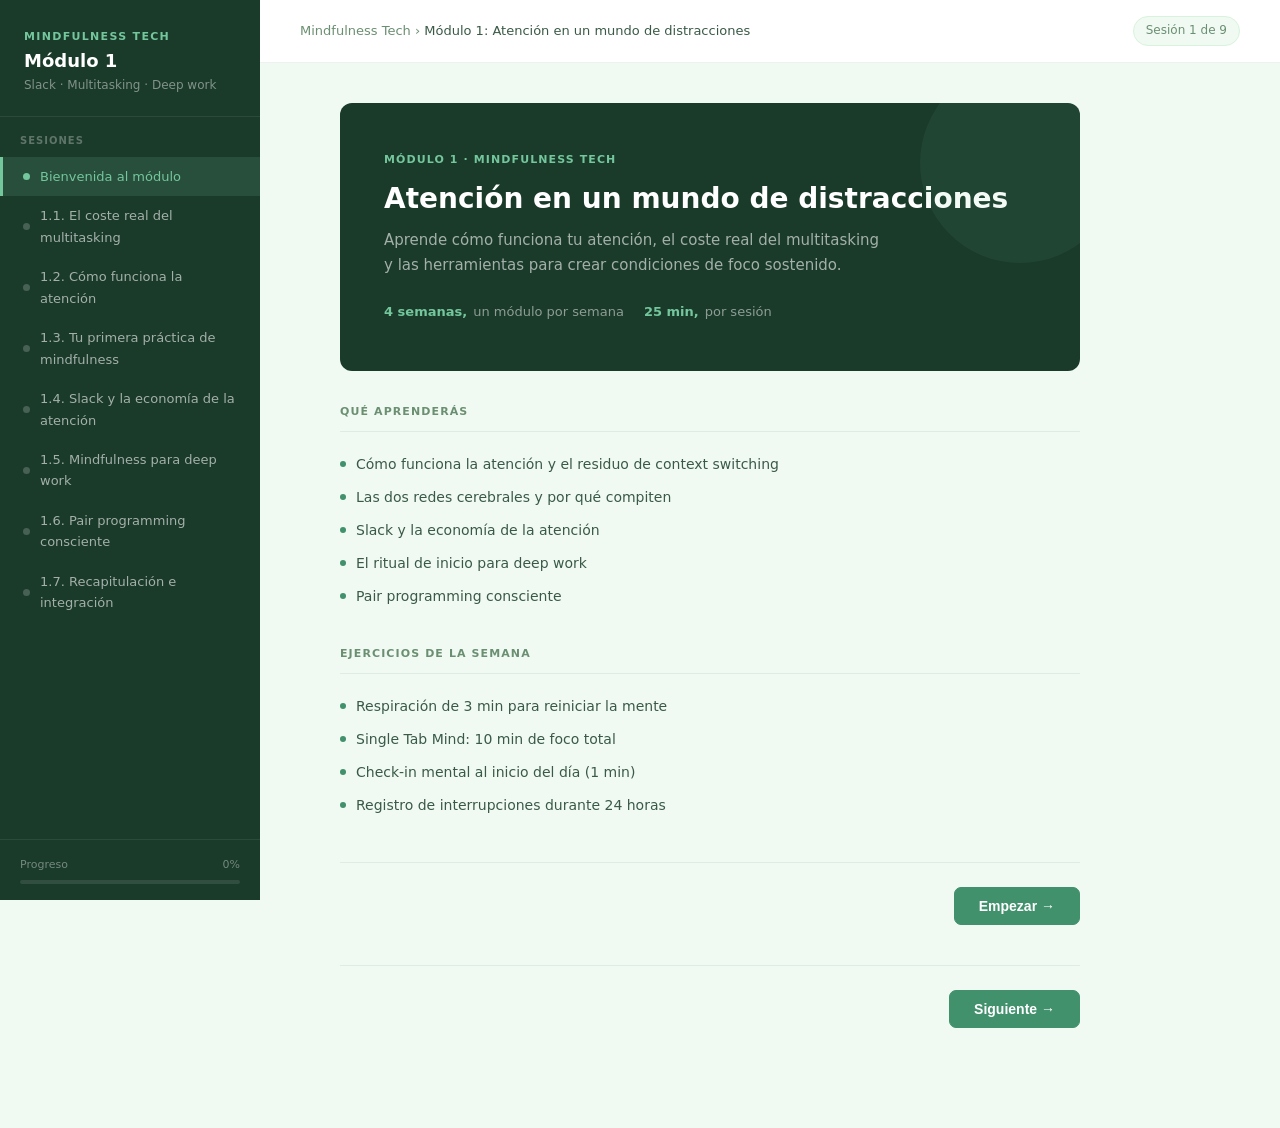
<file: M1_Atencion/index.html>
<!DOCTYPE html>
<html lang="es">
<head>
<meta charset="UTF-8">
<meta name="viewport" content="width=device-width,initial-scale=1">
<title>Mindfulness. Módulo 1</title>
<link rel="stylesheet" href="./style.css">
</head>
<body>
<div class="layout">
  <nav class="sidebar">
    <div class="sidebar-logo">
      <div class="mark">Mindfulness Tech</div>
      <h1>Módulo 1</h1>
      <p>Slack · Multitasking · Deep work</p>
    </div>
    <div class="nav-section">
      <div class="nav-section-label">Sesiones</div>
      <a class="nav-item" onclick="showPage(0)" href="#"><div class="dot"></div>Bienvenida al módulo</a>
<a class="nav-item" onclick="showPage(1)" href="#"><div class="dot"></div>1.1. El coste real del multitasking</a>
<a class="nav-item" onclick="showPage(2)" href="#"><div class="dot"></div>1.2. Cómo funciona la atención</a>
<a class="nav-item" onclick="showPage(3)" href="#"><div class="dot"></div>1.3. Tu primera práctica de mindfulness</a>
<a class="nav-item" onclick="showPage(4)" href="#"><div class="dot"></div>1.4. Slack y la economía de la atención</a>
<a class="nav-item" onclick="showPage(5)" href="#"><div class="dot"></div>1.5. Mindfulness para deep work</a>
<a class="nav-item" onclick="showPage(6)" href="#"><div class="dot"></div>1.6. Pair programming consciente</a>
<a class="nav-item" onclick="showPage(7)" href="#"><div class="dot"></div>1.7. Recapitulación e integración</a>

    </div>
    <div class="progress-bar-wrap">
      <div class="lbl"><span>Progreso</span><span id="progressPct">0%</span></div>
      <div class="progress-track"><div class="progress-fill" id="progressFill" style="width:0%"></div></div>
    </div>
  </nav>
  <div class="main">
    <div class="topbar">
      <div class="breadcrumb">Mindfulness Tech &rsaquo; <span>Módulo 1: Atención en un mundo de distracciones</span></div>
      <div class="session-counter" id="sessionCounter">Sesión 1 de 8</div>
    </div>
    <div class="content-wrapper" style="padding:0 40px 60px">
      
<section class="content hidden" id="page0">
  
<div class="hero">
  <div class="module-tag">Módulo 1 · Mindfulness Tech</div>
  <h2>Atención en un mundo de distracciones</h2>
  <p>Aprende cómo funciona tu atención, el coste real del multitasking y las herramientas para crear condiciones de foco sostenido.</p>
  <div class="meta">
    <div class="meta-item"><strong>4 semanas,</strong><span> un módulo por semana</span></div>
    <div class="meta-item"><strong>25 min,</strong><span>por sesión</span></div>
  </div>
</div>
<div class="section-title">Qué aprenderás</div>
<ul class="content-list"><li>Cómo funciona la atención y el residuo de context switching</li><li>Las dos redes cerebrales y por qué compiten</li><li>Slack y la economía de la atención</li><li>El ritual de inicio para deep work</li><li>Pair programming consciente</li></ul>
<div class="section-title">Ejercicios de la semana</div>
<ul class="content-list"><li>Respiración de 3 min para reiniciar la mente</li><li>Single Tab Mind: 10 min de foco total</li><li>Check-in mental al inicio del día (1 min)</li><li>Registro de interrupciones durante 24 horas</li></ul>
<div class="nav-buttons"><span></span><button class="btn-nav primary" onclick="nextPage()">Empezar →</button></div>

  <div class="nav-buttons"><span></span><button class="btn-nav primary" onclick="nextPage()">Siguiente →</button></div>
</section>
<section class="content hidden" id="page1">
  <div class="step-header">
    <div class="step-num">1.1</div>
    <div class="step-info">
      <h2>El coste real del multitasking</h2>
      <p>2 min &nbsp;·&nbsp; Video + registro</p>
    </div>
  </div>
  
<div class="pills"><span class="pill">Módulo 1</span><span class="pill">Semana 1</span><span class="pill">Deep work</span></div>
<div class="card"><h3>¿Cuántas pestañas tienes abiertas ahora mismo?</h3><p>No es una pregunta retórica. Es el punto de partida de este módulo. Vivimos convencidos de que hacer varias cosas a la vez nos hace más productivos. La neurociencia dice lo contrario.</p></div>
<div class="section-title">El problema del context switching</div>
<div class="card"><h3>El residuo de atención</h3><p>Cuando cambias de tarea, tu cerebro no hace dos cosas a la vez: las hace en serie, muy rápido, pagando un coste en cada cambio. Ese coste se llama residuo de atención y se acumula durante todo el día.</p></div>
<div class="card-accent"><div class="label">Dato clave</div><p>Los trabajadores del conocimiento cambian de tarea de media cada 40 segundos. El coste de recuperar el foco tras una interrupción: entre 10 y 23 minutos.</p></div>
<div class="section-title">Práctica de hoy</div>
<div class="card"><h3>Registro de interrupciones</h3><p>Durante las próximas 24 horas, cada vez que cambies de tarea sin haberla terminado, anótalo. Solo observar ya cambia el comportamiento.</p></div>

<div class="reflection-box">
  <label>¿Cuántas interrupciones estimas que tienes en un día normal?</label>
  <textarea id="r11" placeholder="Escribe aquí tu reflexión..."></textarea>
</div>

  <div class="nav-buttons"><button class="btn-nav" onclick="prevPage()">← Anterior</button><button class="btn-nav primary" onclick="nextPage()">Siguiente →</button></div>
</section>
<section class="content hidden" id="page2">
  <div class="step-header">
    <div class="step-num">1.2</div>
    <div class="step-info">
      <h2>Cómo funciona la atención</h2>
      <p>2 min &nbsp;·&nbsp; Video</p>
    </div>
  </div>
  
<div class="pills"><span class="pill">Neurociencia</span><span class="pill">Atención</span></div>
<div class="card"><h3>Dos modos que compiten</h3><p>Tu cerebro tiene dos modos de funcionamiento. La red de tarea positiva — el modo enfocado — y la red neuronal por defecto — el modo mente errante. No pueden estar activos al mismo tiempo.</p></div>
<div class="section-title">Las dos redes</div>
<div class="card"><h3>Red de tarea positiva</h3><p>El modo enfocado. El que usas cuando resuelves un problema concreto. El que necesitas para programar, diseñar o analizar.</p></div>
<div class="card"><h3>Red neuronal por defecto</h3><p>El modo mente errante. Se activa cuando no estás haciendo nada concreto. Genera pensamientos espontáneos, planifica, recuerda, divaga.</p></div>
<div class="quote"><p>El problema es que estos dos modos no pueden estar activos al mismo tiempo. Cuando uno sube, el otro baja.</p><cite>— Mindfulness Tech</cite></div>
<div class="section-title">Qué pasa con cada notificación</div>
<div class="card-accent"><div class="label">Mecanismo</div><p>Cada notificación activa brevemente la red por defecto. Tu cerebro sale del modo enfocado, procesa el estímulo, e intenta volver. Ese intento de vuelta cuesta entre 10 y 23 minutos.</p></div>
<div class="section-title">Reflexión</div>

<div class="reflection-box">
  <label>¿En qué momento del día te cuesta más mantener el foco?</label>
  <textarea id="r12" placeholder="Escribe aquí tu reflexión..."></textarea>
</div>

  <div class="nav-buttons"><button class="btn-nav" onclick="prevPage()">← Anterior</button><button class="btn-nav primary" onclick="nextPage()">Siguiente →</button></div>
</section>
<section class="content hidden" id="page3">
  <div class="step-header">
    <div class="step-num">1.3</div>
    <div class="step-info">
      <h2>Tu primera práctica de mindfulness</h2>
      <p>3 min &nbsp;·&nbsp; Audio guiado</p>
    </div>
  </div>
  
<div class="pills"><span class="pill">Práctica</span><span class="pill">Respiración</span><span class="pill">3 min</span></div>
<div class="card-accent"><div class="label">Antes de empezar</div><p>No necesitas experiencia previa. Solo necesitas estar aquí, en esta silla, durante tres minutos.</p></div>
<div class="section-title">Práctica de respiración consciente</div>

<div class="breathing-widget">
  <div class="breathing-circle" id="breathCircle"><span><img src="../images/2.png" alt=""></span></div>
  <div class="breathing-text" id="breathText">Preparado</div>
  <div class="breathing-sub" id="breathSub">Pulsa para comenzar</div>
  <button class="btn-breathe" id="breathBtn" onclick="startBreathing()">Comenzar</button>
</div>
<div class="section-title">¿Qué es el mindfulness?</div>
<div class="card"><h3>Una definición práctica</h3><p>Notar cuando la mente se fue y traerla de vuelta. Una y otra vez. Sin tensión. Eso es todo. No es vaciar la mente — es observarla.</p></div>
<div class="checklist"><div class="check-item">
  <div class="check-box"><svg width="12" height="12" viewBox="0 0 12 12" fill="none">
    <path d="M2 6l3 3 5-5" stroke="#fff" stroke-width="1.8" stroke-linecap="round" stroke-linejoin="round"/>
  </svg></div>
  <span class="check-label">Cerré los ojos o bajé la mirada</span>
</div><div class="check-item">
  <div class="check-box"><svg width="12" height="12" viewBox="0 0 12 12" fill="none">
    <path d="M2 6l3 3 5-5" stroke="#fff" stroke-width="1.8" stroke-linecap="round" stroke-linejoin="round"/>
  </svg></div>
  <span class="check-label">Hice al menos 2 ciclos completos de respiración</span>
</div><div class="check-item">
  <div class="check-box"><svg width="12" height="12" viewBox="0 0 12 12" fill="none">
    <path d="M2 6l3 3 5-5" stroke="#fff" stroke-width="1.8" stroke-linecap="round" stroke-linejoin="round"/>
  </svg></div>
  <span class="check-label">Noté cuándo mi mente se fue a otro sitio</span>
</div><div class="check-item">
  <div class="check-box"><svg width="12" height="12" viewBox="0 0 12 12" fill="none">
    <path d="M2 6l3 3 5-5" stroke="#fff" stroke-width="1.8" stroke-linecap="round" stroke-linejoin="round"/>
  </svg></div>
  <span class="check-label">La traje de vuelta sin juzgarme</span>
</div></div>

<div class="reflection-box">
  <label>¿Cómo te sentiste después de la práctica?</label>
  <textarea id="r13" placeholder="Escribe aquí tu reflexión..."></textarea>
</div>

  <div class="nav-buttons"><button class="btn-nav" onclick="prevPage()">← Anterior</button><button class="btn-nav primary" onclick="nextPage()">Siguiente →</button></div>
</section>
<section class="content hidden" id="page4">
  <div class="step-header">
    <div class="step-num">1.4</div>
    <div class="step-info">
      <h2>Slack y la economía de la atención</h2>
      <p>2 min &nbsp;·&nbsp; Video + ejercicio</p>
    </div>
  </div>
  
<div class="pills"><span class="pill">Slack</span><span class="pill">Notificaciones</span><span class="pill">Batching</span></div>
<div class="card"><h3>Slack no está diseñado para tu productividad</h3><p>Está diseñado para tu engagement. Cada notificación activa un pequeño pico de dopamina. Tu cerebro aprende que revisar el Slack puede traer algo nuevo y empieza a pedirlo aunque no haya nada.</p></div>
<div class="section-title">Del modo streaming al modo batch</div>
<div class="card"><h3>Modo streaming — el problema</h3><p>Revisar mensajes de forma continua, en tiempo real, reaccionando a cada estímulo. Resultado: entre 20 y 30 revisiones por hora sin haberlo decidido.</p></div>
<div class="card"><h3>Modo batch — la solución</h3><p>Definir 2–3 ventanas de tiempo para revisar mensajes. Fuera de esas ventanas, notificaciones silenciadas.</p></div>
<div class="section-title">Ejercicio de hoy</div>

<div class="timer-widget">
  <div class="timer-display" id="tdisp1">25:00</div>
  <div class="timer-info"><div class="t-label">Bloque sin Slack</div><div class="t-desc">Silencia notificaciones y trabaja sin revisar mensajes</div></div>
  <button class="btn-timer" id="tbtn1" onclick="startTimer(1500,'tbtn1','tdisp1')">Iniciar</button>
</div>
<div class="checklist"><div class="check-item">
  <div class="check-box"><svg width="12" height="12" viewBox="0 0 12 12" fill="none">
    <path d="M2 6l3 3 5-5" stroke="#fff" stroke-width="1.8" stroke-linecap="round" stroke-linejoin="round"/>
  </svg></div>
  <span class="check-label">Defino mis 2 ventanas de revisión de mensajes</span>
</div><div class="check-item">
  <div class="check-box"><svg width="12" height="12" viewBox="0 0 12 12" fill="none">
    <path d="M2 6l3 3 5-5" stroke="#fff" stroke-width="1.8" stroke-linecap="round" stroke-linejoin="round"/>
  </svg></div>
  <span class="check-label">Silencio notificaciones fuera de esas ventanas</span>
</div><div class="check-item">
  <div class="check-box"><svg width="12" height="12" viewBox="0 0 12 12" fill="none">
    <path d="M2 6l3 3 5-5" stroke="#fff" stroke-width="1.8" stroke-linecap="round" stroke-linejoin="round"/>
  </svg></div>
  <span class="check-label">Pruebo el bloque de 25 min sin revisar nada</span>
</div></div>

  <div class="nav-buttons"><button class="btn-nav" onclick="prevPage()">← Anterior</button><button class="btn-nav primary" onclick="nextPage()">Siguiente →</button></div>
</section>
<section class="content hidden" id="page5">
  <div class="step-header">
    <div class="step-num">1.5</div>
    <div class="step-info">
      <h2>Mindfulness para deep work</h2>
      <p>5 min &nbsp;·&nbsp; Audio + plantilla</p>
    </div>
  </div>
  
<div class="pills"><span class="pill">Deep work</span><span class="pill">Flow</span><span class="pill">Intención</span></div>
<div class="card"><h3>Las condiciones del deep work</h3><p>Hay dos condiciones externas: un bloque de tiempo sin interrupciones y un entorno con menos distracciones. Pero hay una condición interna que se suele ignorar: llegar con la mente preparada.</p></div>
<div class="section-title">El ritual de inicio de sesión</div>
<div class="card-accent"><div class="label">Paso 1 — Cierra lo innecesario</div><p>Cierra las pestañas que no necesitas. Silencia las notificaciones. Pon el teléfono boca abajo.</p></div>
<div class="card-accent"><div class="label">Paso 2 — Respira</div><p>Una respiración consciente antes de empezar. Solo una. Para marcar el cambio.</p></div>
<div class="card-accent"><div class="label">Paso 3 — Define la intención</div><p>¿Qué quieres haber completado al final de este bloque? No la lista entera. Una sola cosa.</p></div>
<div class="section-title">Práctica de intención</div>

<div class="breathing-widget">
  <div class="breathing-circle" id="breathCircle"><span><img src="../images/5.png" alt=""></span></div>
  <div class="breathing-text" id="breathText">Preparado</div>
  <div class="breathing-sub" id="breathSub">Pulsa para comenzar</div>
  <button class="btn-breathe" id="breathBtn" onclick="startBreathing()">Comenzar</button>
</div>

<div class="reflection-box">
  <label>¿Cuál es tu intención para el próximo bloque de trabajo?</label>
  <textarea id="r15" placeholder="Escribe aquí tu reflexión..."></textarea>
</div>
<div class="card"><h3>¿Por qué funciona?</h3><p>Cuando el cerebro sabe exactamente qué tiene que hacer, el trabajo de entrar en foco se reduce drásticamente. La mente errante tiene menos donde agarrarse.</p></div>

  <div class="nav-buttons"><button class="btn-nav" onclick="prevPage()">← Anterior</button><button class="btn-nav primary" onclick="nextPage()">Siguiente →</button></div>
</section>
<section class="content hidden" id="page6">
  <div class="step-header">
    <div class="step-num">1.6</div>
    <div class="step-info">
      <h2>Pair programming consciente</h2>
      <p>3 min &nbsp;·&nbsp; Video + práctica</p>
    </div>
  </div>
  
<div class="pills"><span class="pill">Pair programming</span><span class="pill">Comunicación</span><span class="pill">Presencia</span></div>
<div class="card"><h3>La exigencia cognitiva del pair</h3><p>El pair programming es una de las prácticas más exigentes que existe en el trabajo tech. No solo porque estás programando, sino porque estás programando mientras escuchas, explicas, recibes feedback y gestionas la dinámica.</p></div>
<div class="section-title">Los dos errores más comunes</div>
<div class="card"><h3>Error del driver</h3><p>Está tan metido en el código que no explica lo que hace. El navigator se pierde y la sesión pierde calidad.</p></div>
<div class="card"><h3>Error del navigator</h3><p>Está tan pendiente de lo siguiente que no está presente en lo que pasa ahora. El pair se convierte en trabajo en paralelo, no en colaboración.</p></div>
<div class="quote"><p>Ambos son problemas de atención, no de habilidad técnica.</p><cite>— Mindfulness Tech</cite></div>
<div class="section-title">El check-in de 60 segundos</div>
<div class="card-accent"><div class="label">Práctica</div><p>Antes de tu próxima sesión de pair, dedica 60 segundos a alinearte. No el backlog. No el ticket. Sino: ¿cómo está cada uno hoy? ¿Qué nivel de energía tiene? ¿Hay algo que pueda afectar la sesión?</p></div>
<div class="checklist"><div class="check-item">
  <div class="check-box"><svg width="12" height="12" viewBox="0 0 12 12" fill="none">
    <path d="M2 6l3 3 5-5" stroke="#fff" stroke-width="1.8" stroke-linecap="round" stroke-linejoin="round"/>
  </svg></div>
  <span class="check-label">Hago el check-in de 60 seg antes de la próxima sesión de pair</span>
</div><div class="check-item">
  <div class="check-box"><svg width="12" height="12" viewBox="0 0 12 12" fill="none">
    <path d="M2 6l3 3 5-5" stroke="#fff" stroke-width="1.8" stroke-linecap="round" stroke-linejoin="round"/>
  </svg></div>
  <span class="check-label">Practico explicar en voz alta lo que estoy haciendo</span>
</div><div class="check-item">
  <div class="check-box"><svg width="12" height="12" viewBox="0 0 12 12" fill="none">
    <path d="M2 6l3 3 5-5" stroke="#fff" stroke-width="1.8" stroke-linecap="round" stroke-linejoin="round"/>
  </svg></div>
  <span class="check-label">Noto cuándo mi mente se va al 'paso siguiente' antes de tiempo</span>
</div></div>

  <div class="nav-buttons"><button class="btn-nav" onclick="prevPage()">← Anterior</button><button class="btn-nav primary" onclick="nextPage()">Siguiente →</button></div>
</section>
<section class="content hidden" id="page7">
  <div class="step-header">
    <div class="step-num">1.7</div>
    <div class="step-info">
      <h2>Recapitulación e integración</h2>
      <p>3 min &nbsp;·&nbsp; Ejercicio guiado</p>
    </div>
  </div>
  
<div class="pills"><span class="pill">Cierre</span><span class="pill">Integración</span><span class="pill">Semana 1</span></div>
<div class="card"><h3>Lo que aprendiste esta semana</h3><p>Cómo funciona la atención. El coste real del multitasking. Cómo las notificaciones interrumpen el foco. Y tu primera práctica de respiración consciente.</p></div>
<div class="section-title">Reflexión de cierre</div>

<div class="reflection-box">
  <label>¿En qué momento de esta semana tu atención estuvo más dispersa de lo que querías?</label>
  <textarea id="r17a" placeholder="Escribe aquí tu reflexión..."></textarea>
</div>

<div class="reflection-box">
  <label>¿Y en qué momento estuvo más presente de lo habitual?</label>
  <textarea id="r17b" placeholder="Escribe aquí tu reflexión..."></textarea>
</div>
<div class="quote"><p>La mente que regresa no es una mente débil. Es una mente entrenada.</p><cite>— Mindfulness Tech</cite></div>
<div class="section-title">Tu compromiso para la semana que viene</div>
<div class="checklist"><div class="check-item">
  <div class="check-box"><svg width="12" height="12" viewBox="0 0 12 12" fill="none">
    <path d="M2 6l3 3 5-5" stroke="#fff" stroke-width="1.8" stroke-linecap="round" stroke-linejoin="round"/>
  </svg></div>
  <span class="check-label">Practico el ritual de inicio antes de cada bloque de deep work</span>
</div><div class="check-item">
  <div class="check-box"><svg width="12" height="12" viewBox="0 0 12 12" fill="none">
    <path d="M2 6l3 3 5-5" stroke="#fff" stroke-width="1.8" stroke-linecap="round" stroke-linejoin="round"/>
  </svg></div>
  <span class="check-label">Defino mis ventanas de revisión de Slack y las respeto</span>
</div><div class="check-item">
  <div class="check-box"><svg width="12" height="12" viewBox="0 0 12 12" fill="none">
    <path d="M2 6l3 3 5-5" stroke="#fff" stroke-width="1.8" stroke-linecap="round" stroke-linejoin="round"/>
  </svg></div>
  <span class="check-label">Uso la respiración consciente cuando note que mi mente se dispersa</span>
</div></div>
<div class="card"><h3>Nos vemos en el módulo 2</h3><p>La semana que viene: regulación del estrés en entornos tech. Deadlines, bugs en producción, code reviews y cómo no perder el hilo.</p></div>

  <div class="nav-buttons"><button class="btn-nav" onclick="prevPage()">← Anterior</button><button class="btn-nav primary" onclick="showComplete()">Finalizar módulo ✓</button></div>
</section>
<section class="content hidden" id="pageComplete">
  <div class="complete-screen">
    <div class="complete-icon">✓</div>
    <h2>Módulo 1 completado</h2>
    <p>Has recorrido todas las sesiones de <strong>Atención en un mundo de distracciones</strong>. Puedes volver a cualquier sesión cuando lo necesites.</p>
    <div style="margin-top:32px">
      <button class="btn-nav primary" onclick="showPage(0)">Volver al inicio</button>
    </div>
  </div>
</section>
    </div>
  </div>
</div>
<script>
function showComplete(){
  document.querySelectorAll('.content').forEach(p=>p.classList.add('hidden'));
  document.getElementById('pageComplete').classList.remove('hidden');
  scormSetValue(8-1,8);
}

let currentPage = 0;
const pages = document.querySelectorAll('.content');
const navItems = document.querySelectorAll('.nav-item');
const progressFill = document.getElementById('progressFill');
const progressPct = document.getElementById('progressPct');
const sessionCounter = document.getElementById('sessionCounter');

function showPage(idx) {
  pages.forEach((p,i) => { p.classList.toggle('hidden', i !== idx); });
  navItems.forEach((n,i) => { n.classList.toggle('active', i === idx); });
  currentPage = idx;
  const pct = Math.round(((idx) / (pages.length - 1)) * 100);
  if(progressFill) progressFill.style.width = pct + '%';
  if(progressPct) progressPct.textContent = pct + '%';
  if(sessionCounter) sessionCounter.textContent = 'Sesión ' + (idx + 1) + ' de ' + pages.length;
  window.scrollTo(0,0);
  const main = document.querySelector('.main');
  if(main) main.scrollTo(0,0);
  scormSetValue(idx, pages.length);
}

function nextPage() { if(currentPage < pages.length - 1) showPage(currentPage + 1); }
function prevPage() { if(currentPage > 0) showPage(currentPage - 1); }

// Checklist
document.querySelectorAll('.check-item').forEach(item => {
  item.addEventListener('click', () => item.classList.toggle('checked'));
});

// Breathing
let breathInterval = null;
function startBreathing() {
  const circle = document.getElementById('breathCircle');
  const text = document.getElementById('breathText');
  const sub = document.getElementById('breathSub');
  const btn = document.getElementById('breathBtn');
  if(!circle) return;
  btn.textContent = 'Detener';
  btn.onclick = stopBreathing;
  let phase = 0;
  const phases = [
    {text:'Inhala', sub:'1... 2... 3... 4', class:'expand', dur:4000},
    {text:'Retén', sub:'1... 2', class:'expand', dur:2000},
    {text:'Exhala', sub:'1... 2... 3... 4... 5... 6', class:'contract', dur:6000},
    {text:'Pausa', sub:'...', class:'contract', dur:1000},
  ];
  function run() {
    const p = phases[phase % phases.length];
    text.textContent = p.text; sub.textContent = p.sub;
    circle.className = 'breathing-circle ' + p.class;
    phase++;
    breathInterval = setTimeout(run, p.dur);
  }
  run();
}
function stopBreathing() {
  clearTimeout(breathInterval);
  const circle = document.getElementById('breathCircle');
  const text = document.getElementById('breathText');
  const sub = document.getElementById('breathSub');
  const btn = document.getElementById('breathBtn');
  if(!circle) return;
  circle.className = 'breathing-circle';
  text.textContent = 'Listo';
  sub.textContent = 'Practica cuando lo necesites';
  btn.textContent = 'Comenzar';
  btn.onclick = startBreathing;
}

// Timer
let timerInterval = null; let timerSec = 0; let timerRunning = false;
function startTimer(totalSec, btnId, displayId) {
  const btn = document.getElementById(btnId);
  const display = document.getElementById(displayId);
  if(!btn || !display) return;
  if(timerRunning) {
    clearInterval(timerInterval); timerRunning = false;
    btn.textContent = 'Iniciar'; btn.classList.remove('stop');
    return;
  }
  timerSec = totalSec; timerRunning = true;
  btn.textContent = 'Detener'; btn.classList.add('stop');
  function fmt(s) { return Math.floor(s/60)+':'+(s%60<10?'0':'')+(s%60); }
  display.textContent = fmt(timerSec);
  timerInterval = setInterval(() => {
    timerSec--;
    display.textContent = fmt(timerSec);
    if(timerSec <= 0) {
      clearInterval(timerInterval); timerRunning = false;
      btn.textContent = 'Iniciar'; btn.classList.remove('stop');
      display.textContent = '0:00';
    }
  }, 1000);
}

// SCORM 1.2
let scormAPI = null;
function findAPI(w) {
  try {
    if(w.API) return w.API;
    if(w.parent && w.parent !== w) return findAPI(w.parent);
  } catch(e) {}
  return null;
}
function initSCORM() {
  scormAPI = findAPI(window);
  if(scormAPI) {
    scormAPI.LMSInitialize('');
    scormAPI.LMSSetValue('cmi.core.lesson_status','incomplete');
  }
}
function scormSetValue(idx, total) {
  if(!scormAPI) return;
  const pct = Math.round((idx / (total-1)) * 100);
  scormAPI.LMSSetValue('cmi.core.score.raw', pct);
  scormAPI.LMSSetValue('cmi.core.score.min', '0');
  scormAPI.LMSSetValue('cmi.core.score.max', '100');
  if(idx >= total - 1) scormAPI.LMSSetValue('cmi.core.lesson_status','completed');
  scormAPI.LMSCommit('');
}
window.addEventListener('beforeunload', () => { if(scormAPI) scormAPI.LMSFinish(''); });
window.addEventListener('load', () => { initSCORM(); showPage(0); });

</script>
</body>
</html>
</file>
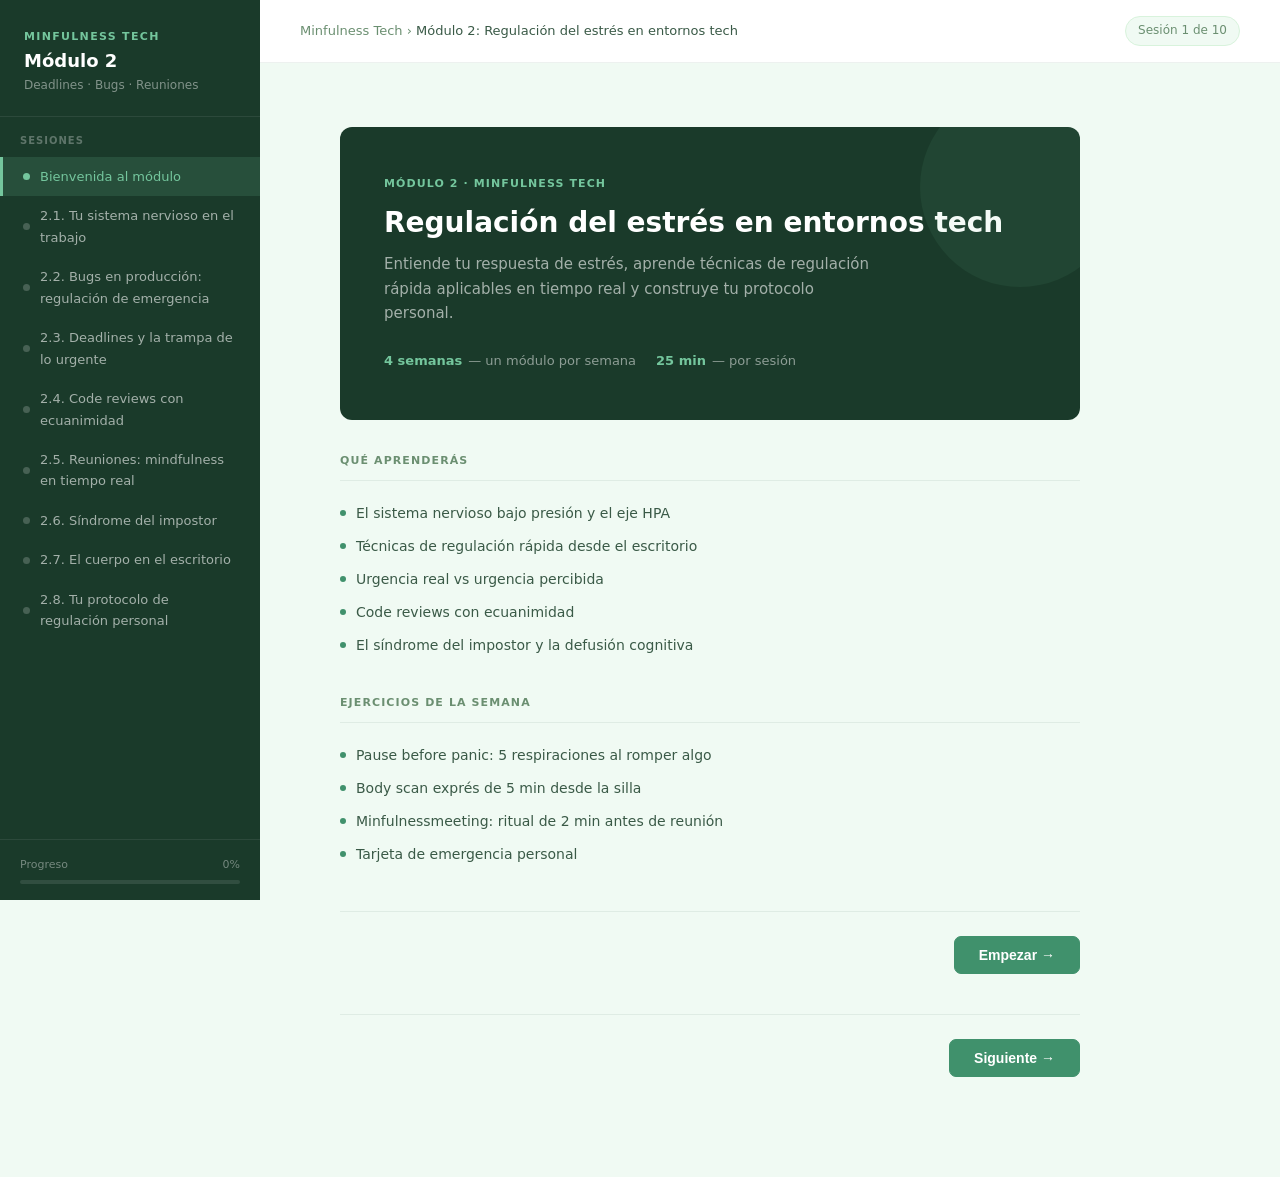
<file: M2_Estres/index.html>
<!DOCTYPE html>
<html lang="es">
<head>
<meta charset="UTF-8">
<meta name="viewport" content="width=device-width,initial-scale=1">
<title>Minfulness Tech — Módulo 2</title>
<link rel="stylesheet" href="./style.css">
</head>
<body>
<div class="layout">
  <nav class="sidebar">
    <div class="sidebar-logo">
      <div class="mark">Minfulness Tech</div>
      <h1>Módulo 2</h1>
      <p>Deadlines · Bugs · Reuniones</p>
    </div>
    <div class="nav-section">
      <div class="nav-section-label">Sesiones</div>
      <a class="nav-item" onclick="showPage(0)" href="#"><div class="dot"></div>Bienvenida al módulo</a>
<a class="nav-item" onclick="showPage(1)" href="#"><div class="dot"></div>2.1. Tu sistema nervioso en el trabajo</a>
<a class="nav-item" onclick="showPage(2)" href="#"><div class="dot"></div>2.2. Bugs en producción: regulación de emergencia</a>
<a class="nav-item" onclick="showPage(3)" href="#"><div class="dot"></div>2.3. Deadlines y la trampa de lo urgente</a>
<a class="nav-item" onclick="showPage(4)" href="#"><div class="dot"></div>2.4. Code reviews con ecuanimidad</a>
<a class="nav-item" onclick="showPage(5)" href="#"><div class="dot"></div>2.5. Reuniones: mindfulness en tiempo real</a>
<a class="nav-item" onclick="showPage(6)" href="#"><div class="dot"></div>2.6. Síndrome del impostor</a>
<a class="nav-item" onclick="showPage(7)" href="#"><div class="dot"></div>2.7. El cuerpo en el escritorio</a>
<a class="nav-item" onclick="showPage(8)" href="#"><div class="dot"></div>2.8. Tu protocolo de regulación personal</a>

    </div>
    <div class="progress-bar-wrap">
      <div class="lbl"><span>Progreso</span><span id="progressPct">0%</span></div>
      <div class="progress-track"><div class="progress-fill" id="progressFill" style="width:0%"></div></div>
    </div>
  </nav>
  <div class="main">
    <div class="topbar">
      <div class="breadcrumb">Minfulness Tech &rsaquo; <span>Módulo 2: Regulación del estrés en entornos tech</span></div>
      <div class="session-counter" id="sessionCounter">Sesión 1 de 9</div>
    </div>
    <div class="content-wrapper" style="padding:0 40px 60px">
      
<section class="content hidden" id="page0">
  <div class="step-header">
    
    
  </div>
  
<div class="hero">
  <div class="module-tag">Módulo 2 · Minfulness Tech</div>
  <h2>Regulación del estrés en entornos tech</h2>
  <p>Entiende tu respuesta de estrés, aprende técnicas de regulación rápida aplicables en tiempo real y construye tu protocolo personal.</p>
  <div class="meta">
    <div class="meta-item"><strong>4 semanas</strong><span>— un módulo por semana</span></div>
    <div class="meta-item"><strong>25 min</strong><span>— por sesión</span></div>
  </div>
</div>
<div class="section-title">Qué aprenderás</div>
<ul class="content-list"><li>El sistema nervioso bajo presión y el eje HPA</li><li>Técnicas de regulación rápida desde el escritorio</li><li>Urgencia real vs urgencia percibida</li><li>Code reviews con ecuanimidad</li><li>El síndrome del impostor y la defusión cognitiva</li></ul>
<div class="section-title">Ejercicios de la semana</div>
<ul class="content-list"><li>Pause before panic: 5 respiraciones al romper algo</li><li>Body scan exprés de 5 min desde la silla</li><li>Minfulnessmeeting: ritual de 2 min antes de reunión</li><li>Tarjeta de emergencia personal</li></ul>
<div class="nav-buttons"><span></span><button class="btn-nav primary" onclick="nextPage()">Empezar →</button></div>

  <div class="nav-buttons"><span></span><button class="btn-nav primary" onclick="nextPage()">Siguiente →</button></div>
</section>
<section class="content hidden" id="page1">
  <div class="step-header">
    <div class="step-num">2.1</div>
    <div class="step-info">
      <h2>Tu sistema nervioso en el trabajo</h2>
      <p>2 min &nbsp;·&nbsp; Video + cuestionario</p>
    </div>
  </div>
  
<div class="pills"><span class="pill">Neurociencia</span><span class="pill">Estrés</span><span class="pill">Sistema nervioso</span></div>
<div class="card"><h3>El estrés no es un problema de actitud</h3><p>Es una respuesta fisiológica. Cuando percibes una amenaza, tu sistema nervioso simpático se activa. Se libera adrenalina y cortisol. El corazón acelera. La respiración se hace superficial.</p></div>
<div class="section-title">El problema</div>
<div class="card"><h3>El prefrontal se apaga</h3><p>Todo ese protocolo de emergencia está diseñado para correr o pelear. Pero tú necesitas pensar. Y bajo activación alta del sistema nervioso, el acceso al córtex prefrontal — la parte que razona y toma decisiones — se reduce.</p></div>
<div class="card-accent"><div class="label">Consecuencia directa</div><p>Cuando más estrés tienes, menos acceso tienes a la parte del cerebro que más necesitas.</p></div>
<div class="section-title">Autodiagnóstico</div>
<div class="checklist"><div class="check-item">
  <div class="check-box"><svg width="12" height="12" viewBox="0 0 12 12" fill="none">
    <path d="M2 6l3 3 5-5" stroke="#fff" stroke-width="1.8" stroke-linecap="round" stroke-linejoin="round"/>
  </svg></div>
  <span class="check-label">Noto tensión en los hombros cuando hay presión</span>
</div><div class="check-item">
  <div class="check-box"><svg width="12" height="12" viewBox="0 0 12 12" fill="none">
    <path d="M2 6l3 3 5-5" stroke="#fff" stroke-width="1.8" stroke-linecap="round" stroke-linejoin="round"/>
  </svg></div>
  <span class="check-label">Mi respiración se vuelve más superficial en situaciones de estrés</span>
</div><div class="check-item">
  <div class="check-box"><svg width="12" height="12" viewBox="0 0 12 12" fill="none">
    <path d="M2 6l3 3 5-5" stroke="#fff" stroke-width="1.8" stroke-linecap="round" stroke-linejoin="round"/>
  </svg></div>
  <span class="check-label">Me cuesta pensar con claridad cuando hay un deadline encima</span>
</div><div class="check-item">
  <div class="check-box"><svg width="12" height="12" viewBox="0 0 12 12" fill="none">
    <path d="M2 6l3 3 5-5" stroke="#fff" stroke-width="1.8" stroke-linecap="round" stroke-linejoin="round"/>
  </svg></div>
  <span class="check-label">Me resulta difícil desconectar al final del día</span>
</div></div>

<div class="reflection-box">
  <label>¿Cuál es tu principal situación de estrés en el trabajo?</label>
  <textarea id="r21" placeholder="Escribe aquí tu reflexión..."></textarea>
</div>

  <div class="nav-buttons"><button class="btn-nav" onclick="prevPage()">← Anterior</button><button class="btn-nav primary" onclick="nextPage()">Siguiente →</button></div>
</section>
<section class="content hidden" id="page2">
  <div class="step-header">
    <div class="step-num">2.2</div>
    <div class="step-info">
      <h2>Bugs en producción: regulación de emergencia</h2>
      <p>2 min &nbsp;·&nbsp; Audio guiado</p>
    </div>
  </div>
  
<div class="pills"><span class="pill">Emergencia</span><span class="pill">Regulación</span><span class="pill">2 min</span></div>
<div class="card-accent"><div class="label">Para usar en el momento</div><p>Esta sesión está diseñada para usarla cuando el estrés ya está activo. Puedes volver aquí siempre que lo necesites.</p></div>
<div class="section-title">El protocolo de 2 minutos</div>
<div class="card"><h3>Paso 1 — Pon los pies en el suelo</h3><p>Planos. Siente el contacto. El suelo es real. Tú estás aquí. Esta señal física le dice al sistema nervioso que hay un suelo firme bajo ti.</p></div>
<div class="card"><h3>Paso 2 — Exhalación larga</h3><p>Esto no es relajación, es fisiología. Una exhalación más larga que la inhalación activa el nervio vago y frena el sistema simpático.</p></div>

<div class="breathing-widget">
  <div class="breathing-circle" id="breathCircle"><span><img src="./images/3.png" alt=""></span></div>
  <div class="breathing-text" id="breathText">Preparado</div>
  <div class="breathing-sub" id="breathSub">Pulsa para comenzar</div>
  <button class="btn-breathe" id="breathBtn" onclick="startBreathing()">Comenzar</button>
</div>
<div class="card"><h3>Paso 3 — Una sola pregunta</h3><p>¿Cuál es el siguiente paso más pequeño que puedes dar ahora mismo? Solo ese. El resto puede esperar ese minuto.</p></div>

<div class="reflection-box">
  <label>¿Cuál sería tu 'siguiente paso más pequeño' en una situación de crisis?</label>
  <textarea id="r22" placeholder="Escribe aquí tu reflexión..."></textarea>
</div>

  <div class="nav-buttons"><button class="btn-nav" onclick="prevPage()">← Anterior</button><button class="btn-nav primary" onclick="nextPage()">Siguiente →</button></div>
</section>
<section class="content hidden" id="page3">
  <div class="step-header">
    <div class="step-num">2.3</div>
    <div class="step-info">
      <h2>Deadlines y la trampa de lo urgente</h2>
      <p>3 min &nbsp;·&nbsp; Video + plantilla</p>
    </div>
  </div>
  
<div class="pills"><span class="pill">Deadlines</span><span class="pill">Urgencia</span><span class="pill">Gestión</span></div>
<div class="card"><h3>No todos los deadlines son iguales</h3><p>Pero tu cerebro los trata como si lo fueran. Hay una diferencia fundamental entre urgencia real y urgencia percibida.</p></div>
<div class="section-title">Las dos urgencias</div>
<div class="card"><h3>Urgencia real</h3><p>Hay una consecuencia concreta y objetiva si no se entrega en ese plazo. El cliente pierde dinero. El sistema falla. El contrato se rompe.</p></div>
<div class="card"><h3>Urgencia percibida</h3><p>Sientes que es urgente, pero si lo examinas con calma, la consecuencia no es tan grave o el plazo no es tan rígido como parece.</p></div>
<div class="card-accent"><div class="label">La pregunta clave</div><p>Si entrego esto mañana en vez de hoy, ¿qué pasa concretamente? No lo que imaginas. Lo que sabes con certeza.</p></div>
<div class="section-title">Parking de preocupaciones</div>

<div class="reflection-box">
  <label>Lista todo lo que sientes urgente ahora mismo:</label>
  <textarea id="r23a" placeholder="Escribe aquí tu reflexión..."></textarea>
</div>

<div class="reflection-box">
  <label>¿Cuáles son urgencia real y cuáles urgencia percibida?</label>
  <textarea id="r23b" placeholder="Escribe aquí tu reflexión..."></textarea>
</div>

<div class="timer-widget">
  <div class="timer-display" id="tdisp23">5:00</div>
  <div class="timer-info"><div class="t-label">Tiempo de reflexión</div><div class="t-desc">5 minutos para clasificar tus urgencias</div></div>
  <button class="btn-timer" id="tbtn23" onclick="startTimer(300,'tbtn23','tdisp23')">Iniciar</button>
</div>

  <div class="nav-buttons"><button class="btn-nav" onclick="prevPage()">← Anterior</button><button class="btn-nav primary" onclick="nextPage()">Siguiente →</button></div>
</section>
<section class="content hidden" id="page4">
  <div class="step-header">
    <div class="step-num">2.4</div>
    <div class="step-info">
      <h2>Code reviews con ecuanimidad</h2>
      <p>3 min &nbsp;·&nbsp; Audio + ejercicio</p>
    </div>
  </div>
  
<div class="pills"><span class="pill">Code review</span><span class="pill">Feedback</span><span class="pill">Ecuanimidad</span></div>
<div class="card"><h3>Por qué el feedback duele</h3><p>Recibir feedback en una code review activa los mismos circuitos cerebrales que el rechazo social. No es una metáfora — es neurociencia.</p></div>
<div class="section-title">La distinción fundamental</div>
<div class="quote"><p>Mi código tiene un bug no es lo mismo que yo soy un mal developer.</p><cite>— Minfulness Tech</cite></div>
<div class="card"><h3>La fusión identidad-código</h3><p>En el momento, el cerebro tiende a colapsar las dos cosas. Separar lo que produces de lo que eres es un acto de higiene mental que requiere práctica.</p></div>
<div class="section-title">La práctica de los 3 segundos</div>
<div class="card-accent"><div class="label">Protocolo</div><p>La próxima vez que recibas un comentario que active algo en ti, antes de responder: tres respiraciones. No para calmarte, sino para crear espacio entre el estímulo y tu respuesta.</p></div>

<div class="breathing-widget">
  <div class="breathing-circle" id="breathCircle"><span><img src="./images/1.png" alt=""></span></div>
  <div class="breathing-text" id="breathText">Preparado</div>
  <div class="breathing-sub" id="breathSub">Pulsa para comenzar</div>
  <button class="btn-breathe" id="breathBtn" onclick="startBreathing()">Comenzar</button>
</div>
<div class="checklist"><div class="check-item">
  <div class="check-box"><svg width="12" height="12" viewBox="0 0 12 12" fill="none">
    <path d="M2 6l3 3 5-5" stroke="#fff" stroke-width="1.8" stroke-linecap="round" stroke-linejoin="round"/>
  </svg></div>
  <span class="check-label">Practico separar el código de mi identidad</span>
</div><div class="check-item">
  <div class="check-box"><svg width="12" height="12" viewBox="0 0 12 12" fill="none">
    <path d="M2 6l3 3 5-5" stroke="#fff" stroke-width="1.8" stroke-linecap="round" stroke-linejoin="round"/>
  </svg></div>
  <span class="check-label">Antes de responder a feedback difícil, hago 3 respiraciones</span>
</div><div class="check-item">
  <div class="check-box"><svg width="12" height="12" viewBox="0 0 12 12" fill="none">
    <path d="M2 6l3 3 5-5" stroke="#fff" stroke-width="1.8" stroke-linecap="round" stroke-linejoin="round"/>
  </svg></div>
  <span class="check-label">Trato mis propios errores con la misma comprensión que trataría los de un compañero</span>
</div></div>

  <div class="nav-buttons"><button class="btn-nav" onclick="prevPage()">← Anterior</button><button class="btn-nav primary" onclick="nextPage()">Siguiente →</button></div>
</section>
<section class="content hidden" id="page5">
  <div class="step-header">
    <div class="step-num">2.5</div>
    <div class="step-info">
      <h2>Reuniones: mindfulness en tiempo real</h2>
      <p>2 min &nbsp;·&nbsp; Audio guiado</p>
    </div>
  </div>
  
<div class="pills"><span class="pill">Reuniones</span><span class="pill">Presencia</span><span class="pill">Transición</span></div>
<div class="card"><h3>El coste de las reuniones back-to-back</h3><p>Cada reunión deja un residuo emocional y cognitivo. Si saltas de una a otra sin transición, llevas ese residuo contigo. La calidad de tu presencia en la segunda reunión es una fracción de lo que podría ser.</p></div>
<div class="section-title">El protocolo de transición — 2 minutos</div>
<div class="card-accent"><div class="label">Paso 1</div><p>Cierra lo que estabas haciendo. No lo minimices: ciérralo. Una señal física de que ese contexto terminó.</p></div>
<div class="card-accent"><div class="label">Paso 2</div><p>Una respiración lenta.</p></div>
<div class="card-accent"><div class="label">Paso 3</div><p>Una pregunta: ¿para qué estoy en esta reunión? ¿Qué puedo aportar? ¿Qué necesito sacar?</p></div>

<div class="timer-widget">
  <div class="timer-display" id="tdisp25">2:00</div>
  <div class="timer-info"><div class="t-label">Transición consciente</div><div class="t-desc">2 minutos antes de tu próxima reunión</div></div>
  <button class="btn-timer" id="tbtn25" onclick="startTimer(120,'tbtn25','tdisp25')">Iniciar</button>
</div>
<div class="quote"><p>La calidad de tu presencia en una reunión es la única variable que puedes controlar en ella.</p><cite>— Minfulness Tech</cite></div>

  <div class="nav-buttons"><button class="btn-nav" onclick="prevPage()">← Anterior</button><button class="btn-nav primary" onclick="nextPage()">Siguiente →</button></div>
</section>
<section class="content hidden" id="page6">
  <div class="step-header">
    <div class="step-num">2.6</div>
    <div class="step-info">
      <h2>Síndrome del impostor</h2>
      <p>3 min &nbsp;·&nbsp; Práctica guiada</p>
    </div>
  </div>
  
<div class="pills"><span class="pill">Síndrome del impostor</span><span class="pill">Identidad</span><span class="pill">Autocompasión</span></div>
<div class="card"><h3>Estás en buena compañía</h3><p>El síndrome del impostor es especialmente común en entornos de alta exigencia intelectual como el tech. No es un signo de debilidad — es un efecto de la comparación asimétrica.</p></div>
<div class="section-title">La comparación asimétrica</div>
<div class="card"><h3>Por qué siempre perdemos</h3><p>Tú conoces tus dudas, tus lagunas, tus momentos de no saber. Del resto solo ves la superficie: sus contribuciones, sus respuestas seguras. Comparas tu interior con el exterior de los demás.</p></div>
<div class="section-title">La herramienta de la defusión cognitiva</div>
<div class="card-accent"><div class="label">En lugar de:</div><p>No soy suficientemente bueno.</p></div>
<div class="card-accent"><div class="label">Practica:</div><p>Estoy teniendo el pensamiento de que no soy suficientemente bueno.</p></div>
<div class="quote"><p>Esa pequeña distancia, aunque parezca trivial, te devuelve agencia. El pensamiento sigue ahí — pero ya no te controla de la misma forma.</p><cite>— Minfulness Tech</cite></div>

<div class="reflection-box">
  <label>Escribe un pensamiento de impostor que tengas con frecuencia. Ahora reformúlalo empezando por: 'Estoy teniendo el pensamiento de que...'</label>
  <textarea id="r26" placeholder="Escribe aquí tu reflexión..."></textarea>
</div>

  <div class="nav-buttons"><button class="btn-nav" onclick="prevPage()">← Anterior</button><button class="btn-nav primary" onclick="nextPage()">Siguiente →</button></div>
</section>
<section class="content hidden" id="page7">
  <div class="step-header">
    <div class="step-num">2.7</div>
    <div class="step-info">
      <h2>El cuerpo en el escritorio</h2>
      <p>3 min &nbsp;·&nbsp; Audio body scan</p>
    </div>
  </div>
  
<div class="pills"><span class="pill">Body scan</span><span class="pill">Cuerpo</span><span class="pill">Escritorio</span></div>
<div class="card-accent"><div class="label">Para hacer ahora</div><p>Siéntate con la espalda apoyada y los pies en el suelo. No necesitas moverte del escritorio.</p></div>
<div class="section-title">Recorrido por el cuerpo</div>
<div class="card"><h3>Hombros</h3><p>¿Están levantados hacia las orejas? Es casi universal entre personas que trabajan muchas horas sentadas. Si los tienes levantados, permite que bajen. Solo eso — que la gravedad haga el trabajo.</p></div>
<div class="card"><h3>Ojos y ceño</h3><p>Han estado enfocando una pantalla a 50 centímetros durante horas. Con los ojos cerrados, nota si hay tensión alrededor de los globos oculares o entre las cejas. Permite que esa zona se suavice.</p></div>
<div class="card"><h3>Muñecas y manos</h3><p>Las herramientas con las que trabajas. ¿Hay tensión residual después de horas de teclado?</p></div>

<div class="breathing-widget">
  <div class="breathing-circle" id="breathCircle"><span><img src="./images/2.png" alt=""></span></div>
  <div class="breathing-text" id="breathText">Preparado</div>
  <div class="breathing-sub" id="breathSub">Pulsa para comenzar</div>
  <button class="btn-breathe" id="breathBtn" onclick="startBreathing()">Comenzar</button>
</div>

<div class="reflection-box">
  <label>¿Dónde acumulas más tensión durante la jornada?</label>
  <textarea id="r27" placeholder="Escribe aquí tu reflexión..."></textarea>
</div>

  <div class="nav-buttons"><button class="btn-nav" onclick="prevPage()">← Anterior</button><button class="btn-nav primary" onclick="nextPage()">Siguiente →</button></div>
</section>
<section class="content hidden" id="page8">
  <div class="step-header">
    <div class="step-num">2.8</div>
    <div class="step-info">
      <h2>Tu protocolo de regulación personal</h2>
      <p>2 min &nbsp;·&nbsp; Plantilla + ejercicio</p>
    </div>
  </div>
  
<div class="pills"><span class="pill">Cierre</span><span class="pill">Protocolo</span><span class="pill">Semana 2</span></div>
<div class="card"><h3>Lo que aprendiste esta semana</h3><p>Qué pasa en tu sistema nervioso bajo presión. Técnicas concretas para regular en tiempo real. La diferencia entre urgencia real y percibida. Y cómo separar tu identidad de tu código.</p></div>
<div class="section-title">Tu tarjeta de emergencia</div>
<div class="checklist"><div class="check-item">
  <div class="check-box"><svg width="12" height="12" viewBox="0 0 12 12" fill="none">
    <path d="M2 6l3 3 5-5" stroke="#fff" stroke-width="1.8" stroke-linecap="round" stroke-linejoin="round"/>
  </svg></div>
  <span class="check-label">Identifico mis 2–3 triggers principales de estrés</span>
</div><div class="check-item">
  <div class="check-box"><svg width="12" height="12" viewBox="0 0 12 12" fill="none">
    <path d="M2 6l3 3 5-5" stroke="#fff" stroke-width="1.8" stroke-linecap="round" stroke-linejoin="round"/>
  </svg></div>
  <span class="check-label">Conozco mi señal física de alerta (hombros, respiración, mandíbula...)</span>
</div><div class="check-item">
  <div class="check-box"><svg width="12" height="12" viewBox="0 0 12 12" fill="none">
    <path d="M2 6l3 3 5-5" stroke="#fff" stroke-width="1.8" stroke-linecap="round" stroke-linejoin="round"/>
  </svg></div>
  <span class="check-label">Tengo una técnica de regulación que funciona para mí</span>
</div><div class="check-item">
  <div class="check-box"><svg width="12" height="12" viewBox="0 0 12 12" fill="none">
    <path d="M2 6l3 3 5-5" stroke="#fff" stroke-width="1.8" stroke-linecap="round" stroke-linejoin="round"/>
  </svg></div>
  <span class="check-label">Sé hacer la exhalación larga cuando lo necesito</span>
</div></div>
<div class="section-title">Construye tu protocolo</div>

<div class="reflection-box">
  <label>¿Cuáles son tus 2 principales triggers de estrés?</label>
  <textarea id="r28a" placeholder="Escribe aquí tu reflexión..."></textarea>
</div>

<div class="reflection-box">
  <label>¿Qué técnica te funcionó mejor esta semana?</label>
  <textarea id="r28b" placeholder="Escribe aquí tu reflexión..."></textarea>
</div>
<div class="quote"><p>Responder al estrés no es lo mismo que reaccionar al estrés. Esta semana aprendiste la diferencia.</p><cite>— Minfulness Tech</cite></div>

  <div class="nav-buttons"><button class="btn-nav" onclick="prevPage()">← Anterior</button><button class="btn-nav primary" onclick="showComplete()">Finalizar módulo ✓</button></div>
</section>
<section class="content hidden" id="pageComplete">
  <div class="complete-screen">
    <div class="complete-icon">✓</div>
    <h2>Módulo 2 completado</h2>
    <p>Has recorrido todas las sesiones de <strong>Regulación del estrés en entornos tech</strong>. Puedes volver a cualquier sesión cuando lo necesites.</p>
    <div style="margin-top:32px">
      <button class="btn-nav primary" onclick="showPage(0)">Volver al inicio</button>
    </div>
  </div>
</section>
    </div>
  </div>
</div>
<script>
function showComplete(){
  document.querySelectorAll('.content').forEach(p=>p.classList.add('hidden'));
  document.getElementById('pageComplete').classList.remove('hidden');
  scormSetValue(9-1,9);
}

let currentPage = 0;
const pages = document.querySelectorAll('.content');
const navItems = document.querySelectorAll('.nav-item');
const progressFill = document.getElementById('progressFill');
const progressPct = document.getElementById('progressPct');
const sessionCounter = document.getElementById('sessionCounter');

function showPage(idx) {
  pages.forEach((p,i) => { p.classList.toggle('hidden', i !== idx); });
  navItems.forEach((n,i) => { n.classList.toggle('active', i === idx); });
  currentPage = idx;
  const pct = Math.round(((idx) / (pages.length - 1)) * 100);
  if(progressFill) progressFill.style.width = pct + '%';
  if(progressPct) progressPct.textContent = pct + '%';
  if(sessionCounter) sessionCounter.textContent = 'Sesión ' + (idx + 1) + ' de ' + pages.length;
  window.scrollTo(0,0);
  const main = document.querySelector('.main');
  if(main) main.scrollTo(0,0);
  scormSetValue(idx, pages.length);
}

function nextPage() { if(currentPage < pages.length - 1) showPage(currentPage + 1); }
function prevPage() { if(currentPage > 0) showPage(currentPage - 1); }

// Checklist
document.querySelectorAll('.check-item').forEach(item => {
  item.addEventListener('click', () => item.classList.toggle('checked'));
});

// Breathing
let breathInterval = null;
function startBreathing() {
  const circle = document.getElementById('breathCircle');
  const text = document.getElementById('breathText');
  const sub = document.getElementById('breathSub');
  const btn = document.getElementById('breathBtn');
  if(!circle) return;
  btn.textContent = 'Detener';
  btn.onclick = stopBreathing;
  let phase = 0;
  const phases = [
    {text:'Inhala', sub:'1... 2... 3... 4', class:'expand', dur:4000},
    {text:'Retén', sub:'1... 2', class:'expand', dur:2000},
    {text:'Exhala', sub:'1... 2... 3... 4... 5... 6', class:'contract', dur:6000},
    {text:'Pausa', sub:'...', class:'contract', dur:1000},
  ];
  function run() {
    const p = phases[phase % phases.length];
    text.textContent = p.text; sub.textContent = p.sub;
    circle.className = 'breathing-circle ' + p.class;
    phase++;
    breathInterval = setTimeout(run, p.dur);
  }
  run();
}
function stopBreathing() {
  clearTimeout(breathInterval);
  const circle = document.getElementById('breathCircle');
  const text = document.getElementById('breathText');
  const sub = document.getElementById('breathSub');
  const btn = document.getElementById('breathBtn');
  if(!circle) return;
  circle.className = 'breathing-circle';
  text.textContent = 'Listo';
  sub.textContent = 'Practica cuando lo necesites';
  btn.textContent = 'Comenzar';
  btn.onclick = startBreathing;
}

// Timer
let timerInterval = null; let timerSec = 0; let timerRunning = false;
function startTimer(totalSec, btnId, displayId) {
  const btn = document.getElementById(btnId);
  const display = document.getElementById(displayId);
  if(!btn || !display) return;
  if(timerRunning) {
    clearInterval(timerInterval); timerRunning = false;
    btn.textContent = 'Iniciar'; btn.classList.remove('stop');
    return;
  }
  timerSec = totalSec; timerRunning = true;
  btn.textContent = 'Detener'; btn.classList.add('stop');
  function fmt(s) { return Math.floor(s/60)+':'+(s%60<10?'0':'')+(s%60); }
  display.textContent = fmt(timerSec);
  timerInterval = setInterval(() => {
    timerSec--;
    display.textContent = fmt(timerSec);
    if(timerSec <= 0) {
      clearInterval(timerInterval); timerRunning = false;
      btn.textContent = 'Iniciar'; btn.classList.remove('stop');
      display.textContent = '0:00';
    }
  }, 1000);
}

// SCORM 1.2
let scormAPI = null;
function findAPI(w) {
  try {
    if(w.API) return w.API;
    if(w.parent && w.parent !== w) return findAPI(w.parent);
  } catch(e) {}
  return null;
}
function initSCORM() {
  scormAPI = findAPI(window);
  if(scormAPI) {
    scormAPI.LMSInitialize('');
    scormAPI.LMSSetValue('cmi.core.lesson_status','incomplete');
  }
}
function scormSetValue(idx, total) {
  if(!scormAPI) return;
  const pct = Math.round((idx / (total-1)) * 100);
  scormAPI.LMSSetValue('cmi.core.score.raw', pct);
  scormAPI.LMSSetValue('cmi.core.score.min', '0');
  scormAPI.LMSSetValue('cmi.core.score.max', '100');
  if(idx >= total - 1) scormAPI.LMSSetValue('cmi.core.lesson_status','completed');
  scormAPI.LMSCommit('');
}
window.addEventListener('beforeunload', () => { if(scormAPI) scormAPI.LMSFinish(''); });
window.addEventListener('load', () => { initSCORM(); showPage(0); });

</script>
</body>
</html>
</file>
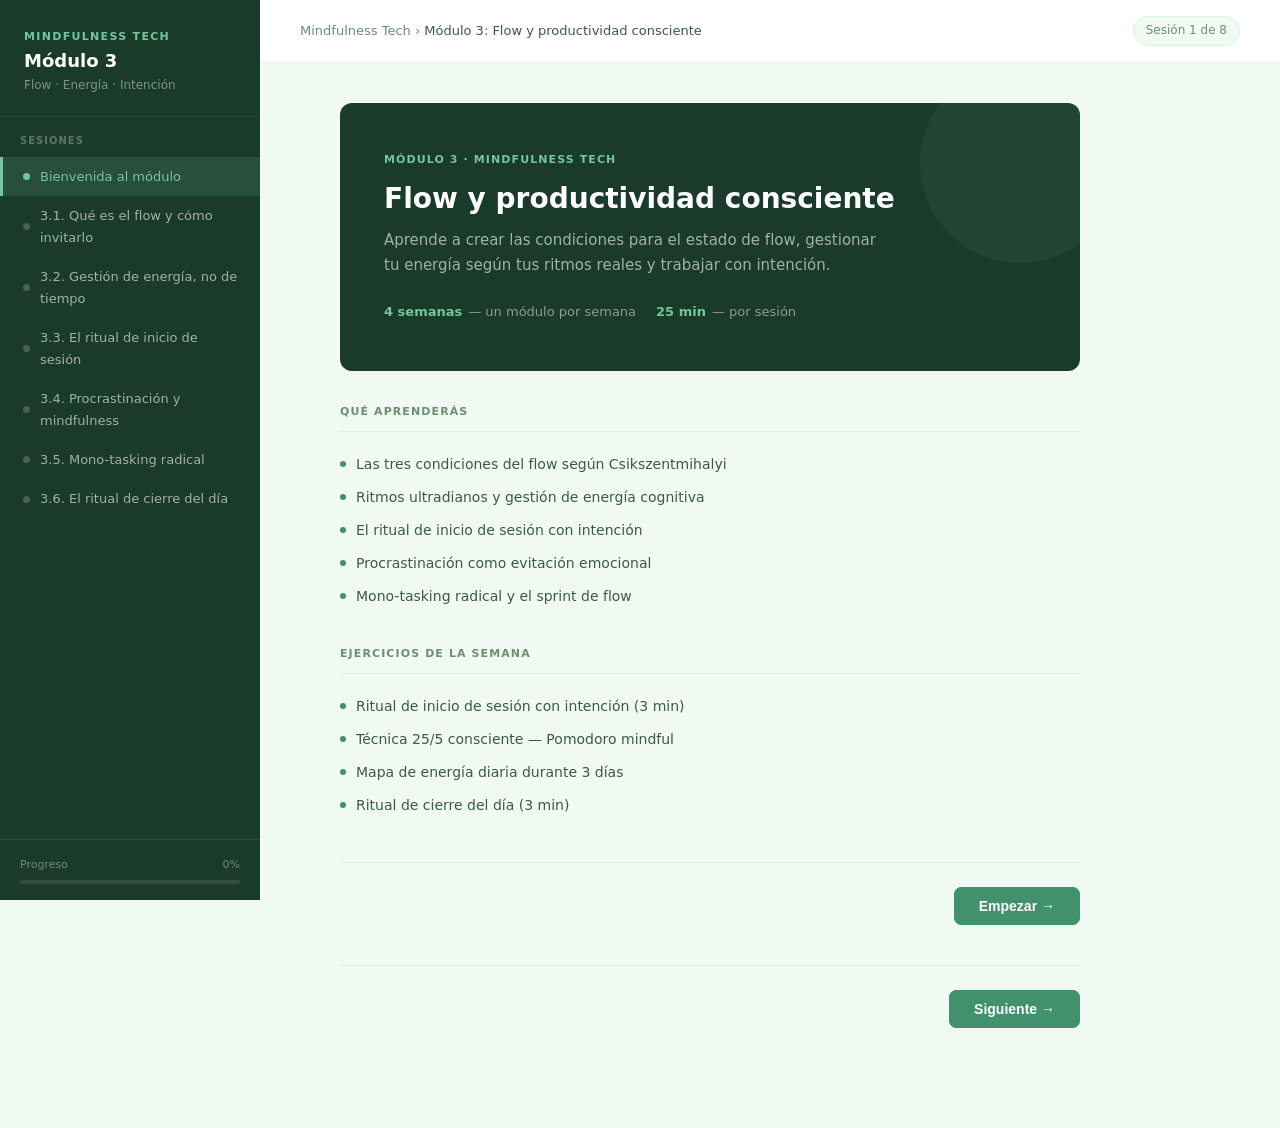
<file: M3_Flow/index.html>
<!DOCTYPE html>
<html lang="es">
<head>
<meta charset="UTF-8">
<meta name="viewport" content="width=device-width,initial-scale=1">
<title>Mindfulness Tech — Módulo 3</title>
<link rel="stylesheet" href="./style.css">
</head>
<body>
<div class="layout">
  <nav class="sidebar">
    <div class="sidebar-logo">
      <div class="mark">Mindfulness Tech</div>
      <h1>Módulo 3</h1>
      <p>Flow · Energía · Intención</p>
    </div>
    <div class="nav-section">
      <div class="nav-section-label">Sesiones</div>
      <a class="nav-item" onclick="showPage(0)" href="#"><div class="dot"></div>Bienvenida al módulo</a>
<a class="nav-item" onclick="showPage(1)" href="#"><div class="dot"></div>3.1. Qué es el flow y cómo invitarlo</a>
<a class="nav-item" onclick="showPage(2)" href="#"><div class="dot"></div>3.2. Gestión de energía, no de tiempo</a>
<a class="nav-item" onclick="showPage(3)" href="#"><div class="dot"></div>3.3. El ritual de inicio de sesión</a>
<a class="nav-item" onclick="showPage(4)" href="#"><div class="dot"></div>3.4. Procrastinación y mindfulness</a>
<a class="nav-item" onclick="showPage(5)" href="#"><div class="dot"></div>3.5. Mono-tasking radical</a>
<a class="nav-item" onclick="showPage(6)" href="#"><div class="dot"></div>3.6. El ritual de cierre del día</a>

    </div>
    <div class="progress-bar-wrap">
      <div class="lbl"><span>Progreso</span><span id="progressPct">0%</span></div>
      <div class="progress-track"><div class="progress-fill" id="progressFill" style="width:0%"></div></div>
    </div>
  </nav>
  <div class="main">
    <div class="topbar">
      <div class="breadcrumb">Mindfulness Tech &rsaquo; <span>Módulo 3: Flow y productividad consciente</span></div>
      <div class="session-counter" id="sessionCounter">Sesión 1 de 7</div>
    </div>
    <div class="content-wrapper" style="padding:0 40px 60px">
      
<section class="content hidden" id="page0">
 
  
<div class="hero">
  <div class="module-tag">Módulo 3 · Mindfulness Tech</div>
  <h2>Flow y productividad consciente</h2>
  <p>Aprende a crear las condiciones para el estado de flow, gestionar tu energía según tus ritmos reales y trabajar con intención.</p>
  <div class="meta">
    <div class="meta-item"><strong>4 semanas</strong><span>— un módulo por semana</span></div>
    <div class="meta-item"><strong>25 min</strong><span>— por sesión</span></div>
  </div>
</div>
<div class="section-title">Qué aprenderás</div>
<ul class="content-list"><li>Las tres condiciones del flow según Csikszentmihalyi</li><li>Ritmos ultradianos y gestión de energía cognitiva</li><li>El ritual de inicio de sesión con intención</li><li>Procrastinación como evitación emocional</li><li>Mono-tasking radical y el sprint de flow</li></ul>
<div class="section-title">Ejercicios de la semana</div>
<ul class="content-list"><li>Ritual de inicio de sesión con intención (3 min)</li><li>Técnica 25/5 consciente — Pomodoro mindful</li><li>Mapa de energía diaria durante 3 días</li><li>Ritual de cierre del día (3 min)</li></ul>
<div class="nav-buttons"><span></span><button class="btn-nav primary" onclick="nextPage()">Empezar →</button></div>

  <div class="nav-buttons"><span></span><button class="btn-nav primary" onclick="nextPage()">Siguiente →</button></div>
</section>
<section class="content hidden" id="page1">
  <div class="step-header">
    <div class="step-num">3.1</div>
    <div class="step-info">
      <h2>Qué es el flow y cómo invitarlo</h2>
      <p>3 min &nbsp;·&nbsp; Video + checklist</p>
    </div>
  </div>
  
<div class="pills"><span class="pill">Flow</span><span class="pill">Deep work</span><span class="pill">Condiciones</span></div>
<div class="card"><h3>¿Has tenido esa experiencia?</h3><p>Trabajar durante horas sin darte cuenta del tiempo. El código fluye, los problemas se resuelven solos, y al final sientes que hiciste más en dos horas que en toda la semana. Eso es el flow.</p></div>
<div class="section-title">Las tres condiciones</div>
<div class="card"><h3>1. Objetivo claro</h3><p>El cerebro necesita saber exactamente qué tiene que hacer. Un objetivo vago produce una mente vaga.</p></div>
<div class="card"><h3>2. Desafío-habilidad equilibrado</h3><p>Ni demasiado fácil (aburrimiento) ni imposible (ansiedad). El flow ocurre en esa zona óptima donde el desafío reta sin superar.</p></div>
<div class="card"><h3>3. Feedback inmediato</h3><p>Saber si lo estás haciendo bien en tiempo real. El código que funciona o no. El test que pasa o falla.</p></div>
<div class="section-title">Checklist antes de empezar un bloque</div>
<div class="checklist"><div class="check-item">
  <div class="check-box"><svg width="12" height="12" viewBox="0 0 12 12" fill="none">
    <path d="M2 6l3 3 5-5" stroke="#fff" stroke-width="1.8" stroke-linecap="round" stroke-linejoin="round"/>
  </svg></div>
  <span class="check-label">Tengo un objetivo claro para este bloque</span>
</div><div class="check-item">
  <div class="check-box"><svg width="12" height="12" viewBox="0 0 12 12" fill="none">
    <path d="M2 6l3 3 5-5" stroke="#fff" stroke-width="1.8" stroke-linecap="round" stroke-linejoin="round"/>
  </svg></div>
  <span class="check-label">La tarea está al nivel correcto de desafío</span>
</div><div class="check-item">
  <div class="check-box"><svg width="12" height="12" viewBox="0 0 12 12" fill="none">
    <path d="M2 6l3 3 5-5" stroke="#fff" stroke-width="1.8" stroke-linecap="round" stroke-linejoin="round"/>
  </svg></div>
  <span class="check-label">Voy a tener feedback inmediato mientras trabajo</span>
</div><div class="check-item">
  <div class="check-box"><svg width="12" height="12" viewBox="0 0 12 12" fill="none">
    <path d="M2 6l3 3 5-5" stroke="#fff" stroke-width="1.8" stroke-linecap="round" stroke-linejoin="round"/>
  </svg></div>
  <span class="check-label">He cerrado lo innecesario y silenciado notificaciones</span>
</div></div>
<div class="quote"><p>El flow no se fuerza. Se invita. Y la diferencia entre los dos es exactamente lo que vamos a trabajar esta semana.</p><cite>— Mindfulness Tech</cite></div>

  <div class="nav-buttons"><button class="btn-nav" onclick="prevPage()">← Anterior</button><button class="btn-nav primary" onclick="nextPage()">Siguiente →</button></div>
</section>
<section class="content hidden" id="page2">
  <div class="step-header">
    <div class="step-num">3.2</div>
    <div class="step-info">
      <h2>Gestión de energía, no de tiempo</h2>
      <p>2 min &nbsp;·&nbsp; Video + plantilla</p>
    </div>
  </div>
  
<div class="pills"><span class="pill">Energía</span><span class="pill">Ritmos</span><span class="pill">Productividad</span></div>
<div class="card"><h3>El error de gestionar solo el tiempo</h3><p>Gestionamos el tiempo con mucha precisión. Los calendarios, los sprints, los timers. Pero casi nadie gestiona la energía.</p></div>
<div class="section-title">Los ritmos ultradianos</div>
<div class="card"><h3>Ciclos de 90 minutos</h3><p>Tu cerebro alterna entre mayor y menor activación cognitiva en ciclos de aproximadamente 90 minutos. Durante el pico, el foco es más fácil. Durante el valle, el cerebro busca recuperación.</p></div>
<div class="card-accent"><div class="label">La consecuencia</div><p>Si intentas hacer deep work durante un valle, estás remando contra la corriente. Si programas tus tareas más exigentes en los picos, el trabajo cuesta menos y sale mejor.</p></div>
<div class="section-title">Tu mapa de energía</div>

<div class="reflection-box">
  <label>¿En qué franja horaria te sientes más con más energía habitualmente?</label>
  <textarea id="r32a" placeholder="Escribe aquí tu reflexión..."></textarea>
</div>

<div class="reflection-box">
  <label>¿Cuándo sientes el valle más claro del día?</label>
  <textarea id="r32b" placeholder="Escribe aquí tu reflexión..."></textarea>
</div>
<div class="card"><h3>El ejercicio de esta semana</h3><p>Durante 3 días, anota cada hora tu nivel de energía del 1 al 5. Al final verás tu patrón personal. Ese patrón es más valioso que cualquier técnica de productividad.</p></div>

  <div class="nav-buttons"><button class="btn-nav" onclick="prevPage()">← Anterior</button><button class="btn-nav primary" onclick="nextPage()">Siguiente →</button></div>
</section>
<section class="content hidden" id="page3">
  <div class="step-header">
    <div class="step-num">3.3</div>
    <div class="step-info">
      <h2>El ritual de inicio de sesión</h2>
      <p>3 min &nbsp;·&nbsp; Audio guiado</p>
    </div>
  </div>
  
<div class="pills"><span class="pill">Ritual</span><span class="pill">Intención</span><span class="pill">Inicio</span></div>
<div class="card-accent"><div class="label">Para hacer antes de cada bloque de trabajo</div><p>Este ritual dura 3 minutos. Puede hacerse en el escritorio, sin moverse.</p></div>
<div class="section-title">Los pasos</div>
<div class="card"><h3>Cierra lo innecesario</h3><p>Pestañas, apps, notificaciones. Un gesto físico que le dice al cerebro: este contexto comienza ahora.</p></div>

<div class="breathing-widget">
  <div class="breathing-circle" id="breathCircle"><span><img src="./images/5.png" alt=""></span></div>
  <div class="breathing-text" id="breathText">Preparado</div>
  <div class="breathing-sub" id="breathSub">Pulsa para comenzar</div>
  <button class="btn-breathe" id="breathBtn" onclick="startBreathing()">Comenzar</button>
</div>
<div class="card"><h3>Define tu intención</h3><p>Una sola pregunta: ¿qué quieres haber completado al final de este bloque? No la lista. Una cosa.</p></div>

<div class="reflection-box">
  <label>¿Cuál es tu intención para el próximo bloque?</label>
  <textarea id="r33" placeholder="Escribe aquí tu reflexión..."></textarea>
</div>

<div class="timer-widget">
  <div class="timer-display" id="tdisp33">3:00</div>
  <div class="timer-info"><div class="t-label">Ritual de inicio</div><div class="t-desc">3 minutos para preparar la sesión</div></div>
  <button class="btn-timer" id="tbtn33" onclick="startTimer(180,'tbtn33','tdisp33')">Iniciar</button>
</div>
<div class="checklist"><div class="check-item">
  <div class="check-box"><svg width="12" height="12" viewBox="0 0 12 12" fill="none">
    <path d="M2 6l3 3 5-5" stroke="#fff" stroke-width="1.8" stroke-linecap="round" stroke-linejoin="round"/>
  </svg></div>
  <span class="check-label">Cierro lo innecesario antes de empezar</span>
</div><div class="check-item">
  <div class="check-box"><svg width="12" height="12" viewBox="0 0 12 12" fill="none">
    <path d="M2 6l3 3 5-5" stroke="#fff" stroke-width="1.8" stroke-linecap="round" stroke-linejoin="round"/>
  </svg></div>
  <span class="check-label">Hago una respiración consciente</span>
</div><div class="check-item">
  <div class="check-box"><svg width="12" height="12" viewBox="0 0 12 12" fill="none">
    <path d="M2 6l3 3 5-5" stroke="#fff" stroke-width="1.8" stroke-linecap="round" stroke-linejoin="round"/>
  </svg></div>
  <span class="check-label">Defino una intención clara para el bloque</span>
</div></div>

  <div class="nav-buttons"><button class="btn-nav" onclick="prevPage()">← Anterior</button><button class="btn-nav primary" onclick="nextPage()">Siguiente →</button></div>
</section>
<section class="content hidden" id="page4">
  <div class="step-header">
    <div class="step-num">3.4</div>
    <div class="step-info">
      <h2>Procrastinación y mindfulness</h2>
      <p>3 min &nbsp;·&nbsp; Audio + ejercicio</p>
    </div>
  </div>
  
<div class="pills"><span class="pill">Procrastinación</span><span class="pill">Resistencia</span><span class="pill">Inicio</span></div>
<div class="card"><h3>No es pereza. Es evitación emocional.</h3><p>Cuando evitas una tarea, no estás evitando el trabajo. Estás evitando la emoción que asocias con ese trabajo: el miedo a no hacerlo bien, la incomodidad de la incertidumbre, la frustración anticipada.</p></div>
<div class="section-title">La técnica de los 2 minutos</div>
<div class="card-accent"><div class="label">El ejercicio</div><p>Cuando notes que evitas una tarea, no te fuerces. Pon un temporizador de 2 minutos. Durante esos minutos, solo mira la tarea. Lee el título del ticket. Abre el archivo. No la hagas todavía.</p></div>

<div class="timer-widget">
  <div class="timer-display" id="tdisp34">2:00</div>
  <div class="timer-info"><div class="t-label">2 minutos de observación</div><div class="t-desc">Solo observa la tarea sin hacer nada todavía</div></div>
  <button class="btn-timer" id="tbtn34" onclick="startTimer(120,'tbtn34','tdisp34')">Iniciar</button>
</div>
<div class="quote"><p>La mayoría de las veces, el inicio ocurre solo. Porque la resistencia estaba en el umbral, no en el trabajo en sí.</p><cite>— Mindfulness Tech</cite></div>

<div class="reflection-box">
  <label>¿Qué tarea has estado evitando? ¿Qué emoción crees que estás evitando realmente?</label>
  <textarea id="r34" placeholder="Escribe aquí tu reflexión..."></textarea>
</div>

  <div class="nav-buttons"><button class="btn-nav" onclick="prevPage()">← Anterior</button><button class="btn-nav primary" onclick="nextPage()">Siguiente →</button></div>
</section>
<section class="content hidden" id="page5">
  <div class="step-header">
    <div class="step-num">3.5</div>
    <div class="step-info">
      <h2>Mono-tasking radical</h2>
      <p>5 min &nbsp;·&nbsp; Audio guiado</p>
    </div>
  </div>
  
<div class="pills"><span class="pill">Mono-tasking</span><span class="pill">Foco</span><span class="pill">25 min</span></div>
<div class="card"><h3>Una sola cosa</h3><p>Vamos a hacer algo contracultural: durante los próximos minutos, vas a hacer una sola cosa. Solo una. Sin cambiar, sin revisar, sin mirar el teléfono.</p></div>
<div class="section-title">Prepara el entorno</div>
<div class="checklist"><div class="check-item">
  <div class="check-box"><svg width="12" height="12" viewBox="0 0 12 12" fill="none">
    <path d="M2 6l3 3 5-5" stroke="#fff" stroke-width="1.8" stroke-linecap="round" stroke-linejoin="round"/>
  </svg></div>
  <span class="check-label">Abro solo lo necesario para la tarea elegida</span>
</div><div class="check-item">
  <div class="check-box"><svg width="12" height="12" viewBox="0 0 12 12" fill="none">
    <path d="M2 6l3 3 5-5" stroke="#fff" stroke-width="1.8" stroke-linecap="round" stroke-linejoin="round"/>
  </svg></div>
  <span class="check-label">Silencio el teléfono y lo pongo boca abajo</span>
</div><div class="check-item">
  <div class="check-box"><svg width="12" height="12" viewBox="0 0 12 12" fill="none">
    <path d="M2 6l3 3 5-5" stroke="#fff" stroke-width="1.8" stroke-linecap="round" stroke-linejoin="round"/>
  </svg></div>
  <span class="check-label">Cierro Slack y el email</span>
</div><div class="check-item">
  <div class="check-box"><svg width="12" height="12" viewBox="0 0 12 12" fill="none">
    <path d="M2 6l3 3 5-5" stroke="#fff" stroke-width="1.8" stroke-linecap="round" stroke-linejoin="round"/>
  </svg></div>
  <span class="check-label">Tengo claro qué significa que la tarea esté DONE</span>
</div></div>
<div class="section-title">El sprint</div>

<div class="timer-widget">
  <div class="timer-display" id="tdisp35">25:00</div>
  <div class="timer-info"><div class="t-label">Sprint de mono-tasking</div><div class="t-desc">Trabaja en una sola tarea. Cuando la mente quiera irse, vuelve.</div></div>
  <button class="btn-timer" id="tbtn35" onclick="startTimer(1500,'tbtn35','tdisp35')">Iniciar</button>
</div>
<div class="card"><h3>Cuando la mente se vaya</h3><p>Es normal. Lo importante no es que no se vaya. Es que la traes de vuelta. Cada vez que lo haces, estás entrenando el músculo de la atención.</p></div>
<div class="section-title">Después del sprint</div>

<div class="reflection-box">
  <label>¿Cuántas veces quiso irse tu mente? ¿A dónde fue?</label>
  <textarea id="r35" placeholder="Escribe aquí tu reflexión..."></textarea>
</div>

  <div class="nav-buttons"><button class="btn-nav" onclick="prevPage()">← Anterior</button><button class="btn-nav primary" onclick="nextPage()">Siguiente →</button></div>
</section>
<section class="content hidden" id="page6">
  <div class="step-header">
    <div class="step-num">3.6</div>
    <div class="step-info">
      <h2>El ritual de cierre del día</h2>
      <p>3 min &nbsp;·&nbsp; Audio guiado</p>
    </div>
  </div>
  
<div class="pills"><span class="pill">Cierre</span><span class="pill">Desconexión</span><span class="pill">Semana 3</span></div>
<div class="card-accent"><div class="label">Para hacer al final de cada jornada</div><p>Este ritual dura 3 minutos y le dice a tu cerebro que el trabajo terminó.</p></div>
<div class="section-title">El graceful shutdown</div>
<div class="card"><h3>Paso 1 — Parking de pendientes</h3><p>Trae a la mente cada tarea pendiente. Imagina que la guardas en un archivo, le pones la etiqueta 'mañana' y cierras el archivo. No la borras. Solo la guardas.</p></div>

<div class="reflection-box">
  <label>Lista tus tareas pendientes de hoy:</label>
  <textarea id="r36a" placeholder="Escribe aquí tu reflexión..."></textarea>
</div>
<div class="card"><h3>Paso 2 — El commit del día</h3><p>Trae a la mente una cosa que hiciste hoy. Puede ser pequeña. No la descuentes por lo que faltó.</p></div>

<div class="reflection-box">
  <label>¿Qué hiciste hoy que vale la pena reconocer?</label>
  <textarea id="r36b" placeholder="Escribe aquí tu reflexión..."></textarea>
</div>

<div class="timer-widget">
  <div class="timer-display" id="tdisp36">3:00</div>
  <div class="timer-info"><div class="t-label">Ritual de cierre</div><div class="t-desc">3 minutos para cerrar la jornada</div></div>
  <button class="btn-timer" id="tbtn36" onclick="startTimer(180,'tbtn36','tdisp36')">Iniciar</button>
</div>
<div class="quote"><p>El repositorio queda en estado limpio. Puedes desconectar.</p><cite>— Mindfulness Tech</cite></div>

  <div class="nav-buttons"><button class="btn-nav" onclick="prevPage()">← Anterior</button><button class="btn-nav primary" onclick="showComplete()">Finalizar módulo ✓</button></div>
</section>
<section class="content hidden" id="pageComplete">
  <div class="complete-screen">
    <div class="complete-icon">✓</div>
    <h2>Módulo 3 completado</h2>
    <p>Has recorrido todas las sesiones de <strong>Flow y productividad consciente</strong>. Puedes volver a cualquier sesión cuando lo necesites.</p>
    <div style="margin-top:32px">
      <button class="btn-nav primary" onclick="showPage(0)">Volver al inicio</button>
    </div>
  </div>
</section>
    </div>
  </div>
</div>
<script>
function showComplete(){
  document.querySelectorAll('.content').forEach(p=>p.classList.add('hidden'));
  document.getElementById('pageComplete').classList.remove('hidden');
  scormSetValue(7-1,7);
}

let currentPage = 0;
const pages = document.querySelectorAll('.content');
const navItems = document.querySelectorAll('.nav-item');
const progressFill = document.getElementById('progressFill');
const progressPct = document.getElementById('progressPct');
const sessionCounter = document.getElementById('sessionCounter');

function showPage(idx) {
  pages.forEach((p,i) => { p.classList.toggle('hidden', i !== idx); });
  navItems.forEach((n,i) => { n.classList.toggle('active', i === idx); });
  currentPage = idx;
  const pct = Math.round(((idx) / (pages.length - 1)) * 100);
  if(progressFill) progressFill.style.width = pct + '%';
  if(progressPct) progressPct.textContent = pct + '%';
  if(sessionCounter) sessionCounter.textContent = 'Sesión ' + (idx + 1) + ' de ' + pages.length;
  window.scrollTo(0,0);
  const main = document.querySelector('.main');
  if(main) main.scrollTo(0,0);
  scormSetValue(idx, pages.length);
}

function nextPage() { if(currentPage < pages.length - 1) showPage(currentPage + 1); }
function prevPage() { if(currentPage > 0) showPage(currentPage - 1); }

// Checklist
document.querySelectorAll('.check-item').forEach(item => {
  item.addEventListener('click', () => item.classList.toggle('checked'));
});

// Breathing
let breathInterval = null;
function startBreathing() {
  const circle = document.getElementById('breathCircle');
  const text = document.getElementById('breathText');
  const sub = document.getElementById('breathSub');
  const btn = document.getElementById('breathBtn');
  if(!circle) return;
  btn.textContent = 'Detener';
  btn.onclick = stopBreathing;
  let phase = 0;
  const phases = [
    {text:'Inhala', sub:'1... 2... 3... 4', class:'expand', dur:4000},
    {text:'Retén', sub:'1... 2', class:'expand', dur:2000},
    {text:'Exhala', sub:'1... 2... 3... 4... 5... 6', class:'contract', dur:6000},
    {text:'Pausa', sub:'...', class:'contract', dur:1000},
  ];
  function run() {
    const p = phases[phase % phases.length];
    text.textContent = p.text; sub.textContent = p.sub;
    circle.className = 'breathing-circle ' + p.class;
    phase++;
    breathInterval = setTimeout(run, p.dur);
  }
  run();
}
function stopBreathing() {
  clearTimeout(breathInterval);
  const circle = document.getElementById('breathCircle');
  const text = document.getElementById('breathText');
  const sub = document.getElementById('breathSub');
  const btn = document.getElementById('breathBtn');
  if(!circle) return;
  circle.className = 'breathing-circle';
  text.textContent = 'Listo';
  sub.textContent = 'Practica cuando lo necesites';
  btn.textContent = 'Comenzar';
  btn.onclick = startBreathing;
}

// Timer
let timerInterval = null; let timerSec = 0; let timerRunning = false;
function startTimer(totalSec, btnId, displayId) {
  const btn = document.getElementById(btnId);
  const display = document.getElementById(displayId);
  if(!btn || !display) return;
  if(timerRunning) {
    clearInterval(timerInterval); timerRunning = false;
    btn.textContent = 'Iniciar'; btn.classList.remove('stop');
    return;
  }
  timerSec = totalSec; timerRunning = true;
  btn.textContent = 'Detener'; btn.classList.add('stop');
  function fmt(s) { return Math.floor(s/60)+':'+(s%60<10?'0':'')+(s%60); }
  display.textContent = fmt(timerSec);
  timerInterval = setInterval(() => {
    timerSec--;
    display.textContent = fmt(timerSec);
    if(timerSec <= 0) {
      clearInterval(timerInterval); timerRunning = false;
      btn.textContent = 'Iniciar'; btn.classList.remove('stop');
      display.textContent = '0:00';
    }
  }, 1000);
}

// SCORM 1.2
let scormAPI = null;
function findAPI(w) {
  try {
    if(w.API) return w.API;
    if(w.parent && w.parent !== w) return findAPI(w.parent);
  } catch(e) {}
  return null;
}
function initSCORM() {
  scormAPI = findAPI(window);
  if(scormAPI) {
    scormAPI.LMSInitialize('');
    scormAPI.LMSSetValue('cmi.core.lesson_status','incomplete');
  }
}
function scormSetValue(idx, total) {
  if(!scormAPI) return;
  const pct = Math.round((idx / (total-1)) * 100);
  scormAPI.LMSSetValue('cmi.core.score.raw', pct);
  scormAPI.LMSSetValue('cmi.core.score.min', '0');
  scormAPI.LMSSetValue('cmi.core.score.max', '100');
  if(idx >= total - 1) scormAPI.LMSSetValue('cmi.core.lesson_status','completed');
  scormAPI.LMSCommit('');
}
window.addEventListener('beforeunload', () => { if(scormAPI) scormAPI.LMSFinish(''); });
window.addEventListener('load', () => { initSCORM(); showPage(0); });

</script>
</body>
</html>
</file>
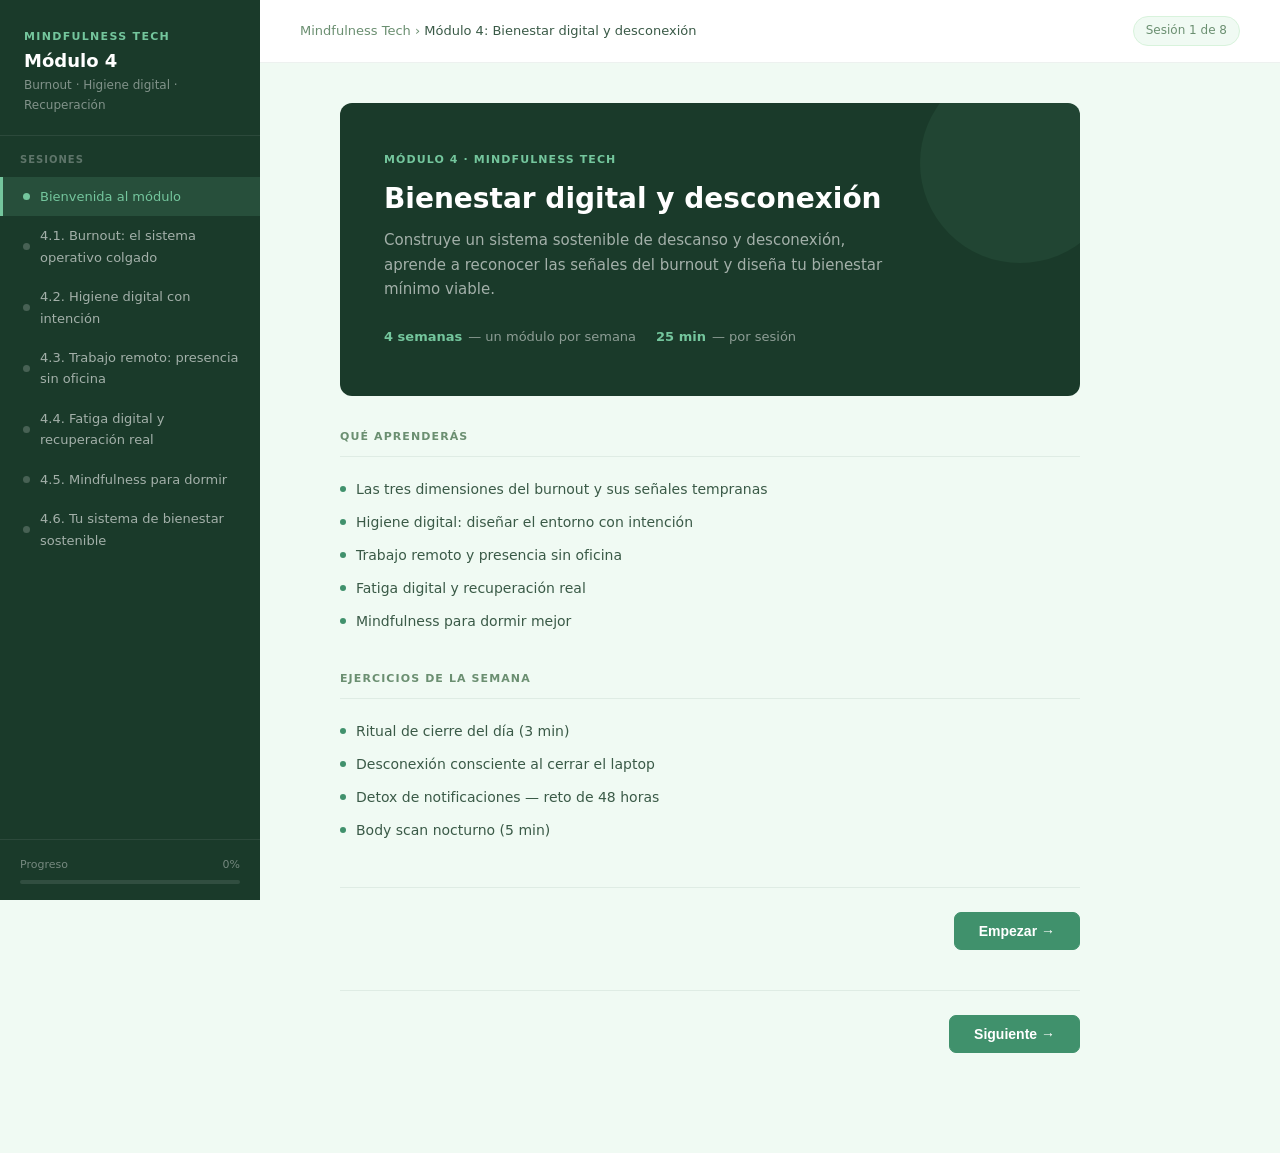
<file: M4_Desconexion/index.html>
<!DOCTYPE html>
<html lang="es">
<head>
<meta charset="UTF-8">
<meta name="viewport" content="width=device-width,initial-scale=1">
<title>Mindfulness Tech — Módulo 4</title>
<link rel="stylesheet" href="./style.css">
</head>
<body>
<div class="layout">
  <nav class="sidebar">
    <div class="sidebar-logo">
      <div class="mark">Mindfulness Tech</div>
      <h1>Módulo 4</h1>
      <p>Burnout · Higiene digital · Recuperación</p>
    </div>
    <div class="nav-section">
      <div class="nav-section-label">Sesiones</div>
      <a class="nav-item" onclick="showPage(0)" href="#"><div class="dot"></div>Bienvenida al módulo</a>
<a class="nav-item" onclick="showPage(1)" href="#"><div class="dot"></div>4.1. Burnout: el sistema operativo colgado</a>
<a class="nav-item" onclick="showPage(2)" href="#"><div class="dot"></div>4.2. Higiene digital con intención</a>
<a class="nav-item" onclick="showPage(3)" href="#"><div class="dot"></div>4.3. Trabajo remoto: presencia sin oficina</a>
<a class="nav-item" onclick="showPage(4)" href="#"><div class="dot"></div>4.4. Fatiga digital y recuperación real</a>
<a class="nav-item" onclick="showPage(5)" href="#"><div class="dot"></div>4.5. Mindfulness para dormir</a>
<a class="nav-item" onclick="showPage(6)" href="#"><div class="dot"></div>4.6. Tu sistema de bienestar sostenible</a>

    </div>
    <div class="progress-bar-wrap">
      <div class="lbl"><span>Progreso</span><span id="progressPct">0%</span></div>
      <div class="progress-track"><div class="progress-fill" id="progressFill" style="width:0%"></div></div>
    </div>
  </nav>
  <div class="main">
    <div class="topbar">
      <div class="breadcrumb">Mindfulness Tech &rsaquo; <span>Módulo 4: Bienestar digital y desconexión</span></div>
      <div class="session-counter" id="sessionCounter">Sesión 1 de 7</div>
    </div>
    <div class="content-wrapper" style="padding:0 40px 60px">
      
<section class="content hidden" id="page0">
  
<div class="hero">
  <div class="module-tag">Módulo 4 · Mindfulness Tech</div>
  <h2>Bienestar digital y desconexión</h2>
  <p>Construye un sistema sostenible de descanso y desconexión, aprende a reconocer las señales del burnout y diseña tu bienestar mínimo viable.</p>
  <div class="meta">
    <div class="meta-item"><strong>4 semanas</strong><span>— un módulo por semana</span></div>
    <div class="meta-item"><strong>25 min</strong><span>— por sesión</span></div>
  </div>
</div>
<div class="section-title">Qué aprenderás</div>
<ul class="content-list"><li>Las tres dimensiones del burnout y sus señales tempranas</li><li>Higiene digital: diseñar el entorno con intención</li><li>Trabajo remoto y presencia sin oficina</li><li>Fatiga digital y recuperación real</li><li>Mindfulness para dormir mejor</li></ul>
<div class="section-title">Ejercicios de la semana</div>
<ul class="content-list"><li>Ritual de cierre del día (3 min)</li><li>Desconexión consciente al cerrar el laptop</li><li>Detox de notificaciones — reto de 48 horas</li><li>Body scan nocturno (5 min)</li></ul>
<div class="nav-buttons"><span></span><button class="btn-nav primary" onclick="nextPage()">Empezar →</button></div>

  <div class="nav-buttons"><span></span><button class="btn-nav primary" onclick="nextPage()">Siguiente →</button></div>
</section>
<section class="content hidden" id="page1">
  <div class="step-header">
    <div class="step-num">4.1</div>
    <div class="step-info">
      <h2>Burnout: el sistema operativo colgado</h2>
      <p>3 min &nbsp;·&nbsp; Video + test</p>
    </div>
  </div>
  
<div class="pills"><span class="pill">Burnout</span><span class="pill">Bienestar</span><span class="pill">Señales</span></div>
<div class="card"><h3>El burnout no aparece de repente</h3><p>Se construye despacio, durante meses, mientras ignoras las señales. La OMS lo define en tres dimensiones: agotamiento, cinismo e ineficacia.</p></div>
<div class="section-title">Las tres dimensiones</div>
<div class="card"><h3>Agotamiento</h3><p>La sensación de que no tienes energía para nada, ni siquiera para lo que antes te gustaba. No es cansancio normal — no desaparece con un fin de semana de descanso.</p></div>
<div class="card"><h3>Cinismo</h3><p>Distancia emocional del trabajo. La sensación de que da igual lo que hagas. La pérdida de significado en lo que haces.</p></div>
<div class="card"><h3>Ineficacia</h3><p>La percepción de que no eres capaz, aunque objetivamente sigas funcionando. El síndrome del impostor en su versión más pesada.</p></div>
<div class="section-title">Autoevaluación</div>
<div class="checklist"><div class="check-item">
  <div class="check-box"><svg width="12" height="12" viewBox="0 0 12 12" fill="none">
    <path d="M2 6l3 3 5-5" stroke="#fff" stroke-width="1.8" stroke-linecap="round" stroke-linejoin="round"/>
  </svg></div>
  <span class="check-label">Noto que me cuesta más desconectar del trabajo que antes</span>
</div><div class="check-item">
  <div class="check-box"><svg width="12" height="12" viewBox="0 0 12 12" fill="none">
    <path d="M2 6l3 3 5-5" stroke="#fff" stroke-width="1.8" stroke-linecap="round" stroke-linejoin="round"/>
  </svg></div>
  <span class="check-label">He perdido parte de la curiosidad técnica que tenía</span>
</div><div class="check-item">
  <div class="check-box"><svg width="12" height="12" viewBox="0 0 12 12" fill="none">
    <path d="M2 6l3 3 5-5" stroke="#fff" stroke-width="1.8" stroke-linecap="round" stroke-linejoin="round"/>
  </svg></div>
  <span class="check-label">Me siento más irritable o impaciente en el trabajo</span>
</div><div class="check-item">
  <div class="check-box"><svg width="12" height="12" viewBox="0 0 12 12" fill="none">
    <path d="M2 6l3 3 5-5" stroke="#fff" stroke-width="1.8" stroke-linecap="round" stroke-linejoin="round"/>
  </svg></div>
  <span class="check-label">La idea de empezar el lunes me genera más peso que antes</span>
</div></div>

<div class="reflection-box">
  <label>¿Cuál de las tres dimensiones reconoces más en tu situación actual?</label>
  <textarea id="r41" placeholder="Escribe aquí tu reflexión..."></textarea>
</div>

  <div class="nav-buttons"><button class="btn-nav" onclick="prevPage()">← Anterior</button><button class="btn-nav primary" onclick="nextPage()">Siguiente →</button></div>
</section>
<section class="content hidden" id="page2">
  <div class="step-header">
    <div class="step-num">4.2</div>
    <div class="step-info">
      <h2>Higiene digital con intención</h2>
      <p>2 min &nbsp;·&nbsp; Video + auditoría</p>
    </div>
  </div>
  
<div class="pills"><span class="pill">Higiene digital</span><span class="pill">Notificaciones</span><span class="pill">Diseño consciente</span></div>
<div class="card"><h3>No te preguntaron si querías</h3><p>Nadie te preguntó si querías que tu teléfono te mandara notificaciones de 47 aplicaciones. Simplemente las instalaste, diste permisos, y el teléfono empezó a interrumpirte.</p></div>
<div class="section-title">La diferencia clave</div>
<div class="card-accent"><div class="label">Higiene digital</div><p>No es no usar tecnología. Es decidir cómo la usas en lugar de dejar que ella decida por ti.</p></div>
<div class="section-title">Auditoría rápida</div>

<div class="reflection-box">
  <label>¿Qué apps te envían notificaciones que nunca pediste activamente?</label>
  <textarea id="r42a" placeholder="Escribe aquí tu reflexión..."></textarea>
</div>

<div class="reflection-box">
  <label>¿En qué momento del día revisas el teléfono de forma automática?</label>
  <textarea id="r42b" placeholder="Escribe aquí tu reflexión..."></textarea>
</div>

<div class="reflection-box">
  <label>¿Hay una app que abres cuando te aburres o cuando sientes incomodidad?</label>
  <textarea id="r42c" placeholder="Escribe aquí tu reflexión..."></textarea>
</div>
<div class="section-title">Acciones inmediatas</div>
<div class="checklist"><div class="check-item">
  <div class="check-box"><svg width="12" height="12" viewBox="0 0 12 12" fill="none">
    <path d="M2 6l3 3 5-5" stroke="#fff" stroke-width="1.8" stroke-linecap="round" stroke-linejoin="round"/>
  </svg></div>
  <span class="check-label">Desactivo notificaciones de apps que no son esenciales</span>
</div><div class="check-item">
  <div class="check-box"><svg width="12" height="12" viewBox="0 0 12 12" fill="none">
    <path d="M2 6l3 3 5-5" stroke="#fff" stroke-width="1.8" stroke-linecap="round" stroke-linejoin="round"/>
  </svg></div>
  <span class="check-label">Defino dos momentos del día para revisar mensajes</span>
</div><div class="check-item">
  <div class="check-box"><svg width="12" height="12" viewBox="0 0 12 12" fill="none">
    <path d="M2 6l3 3 5-5" stroke="#fff" stroke-width="1.8" stroke-linecap="round" stroke-linejoin="round"/>
  </svg></div>
  <span class="check-label">No uso el teléfono los primeros 30 min del día durante una semana</span>
</div></div>

  <div class="nav-buttons"><button class="btn-nav" onclick="prevPage()">← Anterior</button><button class="btn-nav primary" onclick="nextPage()">Siguiente →</button></div>
</section>
<section class="content hidden" id="page3">
  <div class="step-header">
    <div class="step-num">4.3</div>
    <div class="step-info">
      <h2>Trabajo remoto: presencia sin oficina</h2>
      <p>2 min &nbsp;·&nbsp; Video + guía</p>
    </div>
  </div>
  
<div class="pills"><span class="pill">Remoto</span><span class="pill">Conexión</span><span class="pill">Presencia</span></div>
<div class="card"><h3>La paradoja del trabajo remoto</h3><p>Estás más conectado que nunca, y más solo que nunca. Las herramientas de comunicación están siempre abiertas. Pero la conexión real, la que ocurre en los pasillos y en las pausas del café, ha desaparecido.</p></div>
<div class="section-title">Qué necesita el cerebro</div>
<div class="card"><h3>Señales sociales reales</h3><p>El cerebro necesita señales sociales reales para regular el estado de ánimo y mantener el sentido de pertenencia. El texto en Slack no las da. La voz, algo más. El vídeo, bastante más.</p></div>
<div class="section-title">Rituales de conexión consciente</div>
<div class="card-accent"><div class="label">Check-in de equipo</div><p>Al inicio del standup, una pregunta real: ¿cómo está cada uno esta semana? No de trabajo. De verdad.</p></div>
<div class="card-accent"><div class="label">El 1:1 presente</div><p>En tu próximo 1:1, haz una pregunta que no sea de trabajo. Estar realmente presente en esa conversación vale más que 10 mensajes.</p></div>
<div class="card-accent"><div class="label">Cámara como acto de presencia</div><p>No por obligación. Como elección consciente de estar presente.</p></div>

<div class="reflection-box">
  <label>¿Cuándo fue la última vez que tuviste una conversación real (no de trabajo) con alguien de tu equipo?</label>
  <textarea id="r43" placeholder="Escribe aquí tu reflexión..."></textarea>
</div>

  <div class="nav-buttons"><button class="btn-nav" onclick="prevPage()">← Anterior</button><button class="btn-nav primary" onclick="nextPage()">Siguiente →</button></div>
</section>
<section class="content hidden" id="page4">
  <div class="step-header">
    <div class="step-num">4.4</div>
    <div class="step-info">
      <h2>Fatiga digital y recuperación real</h2>
      <p>3 min &nbsp;·&nbsp; Audio guiado</p>
    </div>
  </div>
  
<div class="pills"><span class="pill">Fatiga</span><span class="pill">Recuperación</span><span class="pill">Pantallas</span></div>
<div class="card"><h3>Descansar frente a otra pantalla no recupera</h3><p>Tu cerebro no sabe que estás descansando porque sigue procesando estímulos visuales y cognitivos. La recuperación real requiere ausencia de estímulos de alta exigencia.</p></div>
<div class="section-title">Qué sí recupera</div>
<div class="card"><h3>Movimiento ligero</h3><p>Caminar, estirar. Sin pantalla, sin auriculares, sin podcast.</p></div>
<div class="card"><h3>Naturaleza</h3><p>Mirar algo que esté a más de 3 metros. Verde, cielo, lo que sea. Tus músculos oculares llevan horas en modo foco cercano.</p></div>
<div class="card"><h3>Conversación sin agenda</h3><p>Hablar con alguien sin un objetivo concreto. Solo estar.</p></div>
<div class="section-title">El mínimo viable — ahora mismo</div>
<div class="card-accent"><div class="label">30 segundos</div><p>Aleja la vista de la pantalla. Mira un punto lejano. Deja que tus ojos descansen.</p></div>

<div class="timer-widget">
  <div class="timer-display" id="tdisp44">0:30</div>
  <div class="timer-info"><div class="t-label">Descanso visual</div><div class="t-desc">Mira lejos, sin pantalla, sin objetivo</div></div>
  <button class="btn-timer" id="tbtn44" onclick="startTimer(30,'tbtn44','tdisp44')">Iniciar</button>
</div>

<div class="reflection-box">
  <label>¿Qué haces habitualmente cuando 'descansas'? ¿Es recuperación real?</label>
  <textarea id="r44" placeholder="Escribe aquí tu reflexión..."></textarea>
</div>

  <div class="nav-buttons"><button class="btn-nav" onclick="prevPage()">← Anterior</button><button class="btn-nav primary" onclick="nextPage()">Siguiente →</button></div>
</section>
<section class="content hidden" id="page5">
  <div class="step-header">
    <div class="step-num">4.5</div>
    <div class="step-info">
      <h2>Mindfulness para dormir</h2>
      <p>5 min &nbsp;·&nbsp; Audio guiado nocturno</p>
    </div>
  </div>
  
<div class="pills"><span class="pill">Sueño</span><span class="pill">Desconexión</span><span class="pill">Body scan</span></div>
<div class="card-accent"><div class="label">Para hacer antes de dormir</div><p>Tumbado o en el sofá. Sin pantalla. Este es el único audio del curso que funciona mejor con los ojos cerrados.</p></div>
<div class="section-title">El loop mental nocturno</div>
<div class="card"><h3>Por qué el cerebro sigue ejecutando</h3><p>Ese loop donde repasas lo que hiciste, lo que no hiciste, lo que tienes que hacer mañana, no es productivo. Es el sistema nervioso que no ha recibido la señal de que puede parar.</p></div>
<div class="section-title">El cierre del repositorio</div>

<div class="breathing-widget">
  <div class="breathing-circle" id="breathCircle"><span><img src="./images/4.png" alt=""></span></div>
  <div class="breathing-text" id="breathText">Preparado</div>
  <div class="breathing-sub" id="breathSub">Pulsa para comenzar</div>
  <button class="btn-breathe" id="breathBtn" onclick="startBreathing()">Comenzar</button>
</div>
<div class="card"><h3>Parking nocturno</h3><p>Trae a la mente las tareas pendientes. Una por una, imagina que las guardas en un archivo, las etiquetas como 'mañana' y cierras el archivo.</p></div>

<div class="reflection-box">
  <label>¿Hay algo que te cueste especialmente 'cerrar' al final del día?</label>
  <textarea id="r45" placeholder="Escribe aquí tu reflexión..."></textarea>
</div>
<div class="quote"><p>Lo que hiciste hoy fue suficiente. No perfecto. Suficiente.</p><cite>— Mindful.Tech</cite></div>

  <div class="nav-buttons"><button class="btn-nav" onclick="prevPage()">← Anterior</button><button class="btn-nav primary" onclick="nextPage()">Siguiente →</button></div>
</section>
<section class="content hidden" id="page6">
  <div class="step-header">
    <div class="step-num">4.6</div>
    <div class="step-info">
      <h2>Tu sistema de bienestar sostenible</h2>
      <p>3 min &nbsp;·&nbsp; Ejercicio + plan</p>
    </div>
  </div>
  
<div class="pills"><span class="pill">Cierre del curso</span><span class="pill">Sistema</span><span class="pill">Hábitos</span></div>
<div class="card"><h3>Has llegado al final del curso</h3><p>Cuatro semanas. Cuatro módulos. Un programa completo sobre atención, regulación, flow y desconexión.</p></div>
<div class="section-title">Lo que cambia y lo que no</div>
<div class="card"><h3>Lo que no se espera de ti</h3><p>No se espera que practiques todo lo que aprendiste cada día. Eso no es realista. Tampoco es el objetivo.</p></div>
<div class="card"><h3>Lo que sí es el objetivo</h3><p>Tres hábitos no negociables que hagas aunque el día sea caótico, aunque tengas un deadline, aunque no tengas ganas.</p></div>
<div class="section-title">Elige tus 3 hábitos</div>

<div class="reflection-box">
  <label>Hábito 1 — ¿Qué? ¿Cuándo? ¿Cuánto tiempo?</label>
  <textarea id="r46a" placeholder="Escribe aquí tu reflexión..."></textarea>
</div>

<div class="reflection-box">
  <label>Hábito 2 — ¿Qué? ¿Cuándo? ¿Cuánto tiempo?</label>
  <textarea id="r46b" placeholder="Escribe aquí tu reflexión..."></textarea>
</div>

<div class="reflection-box">
  <label>Hábito 3 — ¿Qué? ¿Cuándo? ¿Cuánto tiempo?</label>
  <textarea id="r46c" placeholder="Escribe aquí tu reflexión..."></textarea>
</div>
<div class="quote"><p>En un entorno donde el activo principal es tu mente, su cuidado no es un lujo. Es infraestructura.</p><cite>— Mindful.Tech</cite></div>
<div class="card"><h3>Buen trabajo.</h3><p>Lo que aprendiste aquí no se olvida en una semana. Se consolida con la práctica. Vuelve cuando lo necesites.</p></div>

  <div class="nav-buttons"><button class="btn-nav" onclick="prevPage()">← Anterior</button><button class="btn-nav primary" onclick="showComplete()">Finalizar módulo ✓</button></div>
</section>
<section class="content hidden" id="pageComplete">
  <div class="complete-screen">
    <div class="complete-icon">✓</div>
    <h2>Módulo 4 completado</h2>
    <p>Has recorrido todas las sesiones de <strong>Bienestar digital y desconexión</strong>. Puedes volver a cualquier sesión cuando lo necesites.</p>
    <div style="margin-top:32px">
      <button class="btn-nav primary" onclick="showPage(0)">Volver al inicio</button>
    </div>
  </div>
</section>
    </div>
  </div>
</div>
<script>
function showComplete(){
  document.querySelectorAll('.content').forEach(p=>p.classList.add('hidden'));
  document.getElementById('pageComplete').classList.remove('hidden');
  scormSetValue(7-1,7);
}

let currentPage = 0;
const pages = document.querySelectorAll('.content');
const navItems = document.querySelectorAll('.nav-item');
const progressFill = document.getElementById('progressFill');
const progressPct = document.getElementById('progressPct');
const sessionCounter = document.getElementById('sessionCounter');

function showPage(idx) {
  pages.forEach((p,i) => { p.classList.toggle('hidden', i !== idx); });
  navItems.forEach((n,i) => { n.classList.toggle('active', i === idx); });
  currentPage = idx;
  const pct = Math.round(((idx) / (pages.length - 1)) * 100);
  if(progressFill) progressFill.style.width = pct + '%';
  if(progressPct) progressPct.textContent = pct + '%';
  if(sessionCounter) sessionCounter.textContent = 'Sesión ' + (idx + 1) + ' de ' + pages.length;
  window.scrollTo(0,0);
  const main = document.querySelector('.main');
  if(main) main.scrollTo(0,0);
  scormSetValue(idx, pages.length);
}

function nextPage() { if(currentPage < pages.length - 1) showPage(currentPage + 1); }
function prevPage() { if(currentPage > 0) showPage(currentPage - 1); }

// Checklist
document.querySelectorAll('.check-item').forEach(item => {
  item.addEventListener('click', () => item.classList.toggle('checked'));
});

// Breathing
let breathInterval = null;
function startBreathing() {
  const circle = document.getElementById('breathCircle');
  const text = document.getElementById('breathText');
  const sub = document.getElementById('breathSub');
  const btn = document.getElementById('breathBtn');
  if(!circle) return;
  btn.textContent = 'Detener';
  btn.onclick = stopBreathing;
  let phase = 0;
  const phases = [
    {text:'Inhala', sub:'1... 2... 3... 4', class:'expand', dur:4000},
    {text:'Retén', sub:'1... 2', class:'expand', dur:2000},
    {text:'Exhala', sub:'1... 2... 3... 4... 5... 6', class:'contract', dur:6000},
    {text:'Pausa', sub:'...', class:'contract', dur:1000},
  ];
  function run() {
    const p = phases[phase % phases.length];
    text.textContent = p.text; sub.textContent = p.sub;
    circle.className = 'breathing-circle ' + p.class;
    phase++;
    breathInterval = setTimeout(run, p.dur);
  }
  run();
}
function stopBreathing() {
  clearTimeout(breathInterval);
  const circle = document.getElementById('breathCircle');
  const text = document.getElementById('breathText');
  const sub = document.getElementById('breathSub');
  const btn = document.getElementById('breathBtn');
  if(!circle) return;
  circle.className = 'breathing-circle';
  text.textContent = 'Listo';
  sub.textContent = 'Practica cuando lo necesites';
  btn.textContent = 'Comenzar';
  btn.onclick = startBreathing;
}

// Timer
let timerInterval = null; let timerSec = 0; let timerRunning = false;
function startTimer(totalSec, btnId, displayId) {
  const btn = document.getElementById(btnId);
  const display = document.getElementById(displayId);
  if(!btn || !display) return;
  if(timerRunning) {
    clearInterval(timerInterval); timerRunning = false;
    btn.textContent = 'Iniciar'; btn.classList.remove('stop');
    return;
  }
  timerSec = totalSec; timerRunning = true;
  btn.textContent = 'Detener'; btn.classList.add('stop');
  function fmt(s) { return Math.floor(s/60)+':'+(s%60<10?'0':'')+(s%60); }
  display.textContent = fmt(timerSec);
  timerInterval = setInterval(() => {
    timerSec--;
    display.textContent = fmt(timerSec);
    if(timerSec <= 0) {
      clearInterval(timerInterval); timerRunning = false;
      btn.textContent = 'Iniciar'; btn.classList.remove('stop');
      display.textContent = '0:00';
    }
  }, 1000);
}

// SCORM 1.2
let scormAPI = null;
function findAPI(w) {
  try {
    if(w.API) return w.API;
    if(w.parent && w.parent !== w) return findAPI(w.parent);
  } catch(e) {}
  return null;
}
function initSCORM() {
  scormAPI = findAPI(window);
  if(scormAPI) {
    scormAPI.LMSInitialize('');
    scormAPI.LMSSetValue('cmi.core.lesson_status','incomplete');
  }
}
function scormSetValue(idx, total) {
  if(!scormAPI) return;
  const pct = Math.round((idx / (total-1)) * 100);
  scormAPI.LMSSetValue('cmi.core.score.raw', pct);
  scormAPI.LMSSetValue('cmi.core.score.min', '0');
  scormAPI.LMSSetValue('cmi.core.score.max', '100');
  if(idx >= total - 1) scormAPI.LMSSetValue('cmi.core.lesson_status','completed');
  scormAPI.LMSCommit('');
}
window.addEventListener('beforeunload', () => { if(scormAPI) scormAPI.LMSFinish(''); });
window.addEventListener('load', () => { initSCORM(); showPage(0); });

</script>
</body>
</html>
</file>
<file: M1_Atencion/style.css>
:root {
    --green-dark: #1a3a2a;
    --green-mid: #2d6a4f;
    --green-main: #40916c;
    --green-light: #74c69d;
    --green-pale: #d8f3dc;
    --green-ghost: #f0faf3;
    --sand: #fefae0;
    --sand-dark: #e9c46a;
    --text-dark: #1b2d24;
    --text-mid: #3a5a47;
    --text-light: #6b8f71;
    --white: #ffffff;
    --radius: 12px;
    --radius-sm: 7px;
    --shadow: 0 2px 16px rgba(30, 80, 50, 0.10);
}

* {
    box-sizing: border-box;
    margin: 0;
    padding: 0;
}

body {
    font-family: 'Segoe UI', system-ui, sans-serif;
    background: var(--green-ghost);
    color: var(--text-dark);
    min-height: 100vh;
    line-height: 1.65;
}

.layout {
    display: flex;
    min-height: 100vh;
}

/* SIDEBAR */
.sidebar {
    width: 260px;
    min-width: 260px;
    background: var(--green-dark);
    display: flex;
    flex-direction: column;
    padding: 0;
    position: sticky;
    top: 0;
    height: 100vh;
    overflow-y: auto;
}

.sidebar-logo {
    padding: 28px 24px 20px;
    border-bottom: 1px solid rgba(255, 255, 255, 0.08);
}

.sidebar-logo .mark {
    font-size: 11px;
    font-weight: 600;
    letter-spacing: 0.12em;
    color: var(--green-light);
    text-transform: uppercase;
    margin-bottom: 4px;
}

.sidebar-logo h1 {
    font-size: 18px;
    font-weight: 700;
    color: var(--white);
    line-height: 1.2;
}

.sidebar-logo p {
    font-size: 12px;
    color: rgba(255, 255, 255, 0.45);
    margin-top: 4px;
}

.nav-section {
    padding: 16px 0 8px;
}

.nav-section-label {
    font-size: 10px;
    font-weight: 600;
    letter-spacing: 0.1em;
    color: rgba(255, 255, 255, 0.3);
    text-transform: uppercase;
    padding: 0 20px 8px;
}

.nav-item {
    display: flex;
    align-items: center;
    gap: 10px;
    padding: 9px 20px;
    cursor: pointer;
    font-size: 13px;
    color: rgba(255, 255, 255, 0.6);
    border-left: 3px solid transparent;
    transition: all 0.15s;
    text-decoration: none;
}

.nav-item:hover {
    background: rgba(255, 255, 255, 0.06);
    color: var(--white);
}

.nav-item.active {
    background: rgba(116, 198, 157, 0.15);
    color: var(--green-light);
    border-left-color: var(--green-light);
}

.nav-item .dot {
    width: 7px;
    height: 7px;
    border-radius: 50%;
    background: rgba(255, 255, 255, 0.2);
    flex-shrink: 0;
}

.nav-item.active .dot {
    background: var(--green-light);
}

.nav-item.done .dot {
    background: var(--sand-dark);
}

.nav-item.done {
    color: rgba(255, 255, 255, 0.4);
}

.progress-bar-wrap {
    padding: 16px 20px;
    margin-top: auto;
    border-top: 1px solid rgba(255, 255, 255, 0.08);
}

.progress-bar-wrap .lbl {
    font-size: 11px;
    color: rgba(255, 255, 255, 0.4);
    margin-bottom: 6px;
    display: flex;
    justify-content: space-between;
}

.progress-track {
    height: 4px;
    background: rgba(255, 255, 255, 0.1);
    border-radius: 2px;
}

.progress-fill {
    height: 100%;
    border-radius: 2px;
    background: var(--green-light);
    transition: width 0.4s;
}

/* MAIN */
.main {
    flex: 1;
    overflow-y: auto;
}

.topbar {
    background: var(--white);
    border-bottom: 1px solid rgba(30, 80, 50, 0.08);
    padding: 16px 40px;
    display: flex;
    align-items: center;
    justify-content: space-between;
    position: sticky;
    top: 0;
    z-index: 10;
}

.topbar .breadcrumb {
    font-size: 13px;
    color: var(--text-light);
}

.topbar .breadcrumb span {
    color: var(--text-mid);
    font-weight: 500;
}

.topbar .session-counter {
    font-size: 12px;
    color: var(--text-light);
    background: var(--green-ghost);
    padding: 4px 12px;
    border-radius: 20px;
    border: 1px solid var(--green-pale);
}

/* CONTENT AREA */
.content {
    padding: 40px;
    max-width: 820px;
}

.content.hidden {
    display: none;
}

/* HERO */
.hero {
    background: var(--green-dark);
    border-radius: var(--radius);
    padding: 48px 44px;
    margin-bottom: 32px;
    position: relative;
    overflow: hidden;
}

.hero::before {
    content: '';
    position: absolute;
    top: -40px;
    right: -40px;
    width: 200px;
    height: 200px;
    border-radius: 50%;
    background: rgba(116, 198, 157, 0.08);
}

.hero .module-tag {
    font-size: 11px;
    font-weight: 600;
    letter-spacing: 0.1em;
    color: var(--green-light);
    text-transform: uppercase;
    margin-bottom: 12px;
}

.hero h2 {
    font-size: 28px;
    font-weight: 700;
    color: var(--white);
    line-height: 1.25;
    margin-bottom: 12px;
}

.hero p {
    font-size: 15px;
    color: rgba(255, 255, 255, 0.6);
    max-width: 500px;
}

.hero .meta {
    display: flex;
    gap: 20px;
    margin-top: 24px;
    flex-wrap: wrap;
}

.hero .meta-item {
    display: flex;
    align-items: center;
    gap: 6px;
    font-size: 13px;
    color: rgba(255, 255, 255, 0.5);
}

.hero .meta-item strong {
    color: var(--green-light);
}

/* PILLS */
.pills {
    display: flex;
    gap: 8px;
    flex-wrap: wrap;
    margin-bottom: 24px;
}

.pill {
    font-size: 12px;
    padding: 4px 12px;
    border-radius: 20px;
    background: var(--green-pale);
    color: var(--green-mid);
    font-weight: 500;
    border: 1px solid rgba(64, 145, 108, 0.2);
}

/* CARDS */
.card {
    background: var(--white);
    border-radius: var(--radius);
    border: 1px solid rgba(30, 80, 50, 0.08);
    padding: 24px 28px;
    margin-bottom: 16px;
    box-shadow: var(--shadow);
}

.card h3 {
    font-size: 16px;
    font-weight: 600;
    color: var(--text-dark);
    margin-bottom: 10px;
}

.card p {
    font-size: 14px;
    color: var(--text-mid);
    line-height: 1.65;
}

.card+.card {
    margin-top: 0;
}

.card-accent {
    border-left: 4px solid var(--green-main);
    background: var(--green-ghost);
    padding: 20px 24px;
    border-radius: 0 var(--radius-sm) var(--radius-sm) 0;
    margin-bottom: 16px;
}

.card-accent p {
    font-size: 14px;
    color: var(--text-mid);
}

.card-accent .label {
    font-size: 10px;
    font-weight: 600;
    letter-spacing: 0.1em;
    color: var(--green-main);
    text-transform: uppercase;
    margin-bottom: 6px;
}

/* QUOTE */
.quote {
    border-left: 4px solid var(--sand-dark);
    background: var(--sand);
    padding: 20px 24px;
    border-radius: 0 var(--radius-sm) var(--radius-sm) 0;
    margin: 24px 0;
}

.quote p {
    font-size: 15px;
    color: #5a4a1a;
    font-style: italic;
    line-height: 1.6;
}

.quote cite {
    font-size: 12px;
    color: #9a7a2a;
    font-style: normal;
    margin-top: 8px;
    display: block;
}

/* SESSION ITEMS */
.session-list {
    display: flex;
    flex-direction: column;
    gap: 10px;
}

.session-item {
    background: var(--white);
    border-radius: var(--radius);
    border: 1px solid rgba(30, 80, 50, 0.08);
    padding: 16px 20px;
    display: flex;
    align-items: center;
    gap: 16px;
    cursor: pointer;
    transition: all 0.15s;
    box-shadow: var(--shadow);
}

.session-item:hover {
    border-color: var(--green-main);
    transform: translateY(-1px);
}

.session-item .num {
    width: 36px;
    height: 36px;
    border-radius: 8px;
    background: var(--green-pale);
    color: var(--green-mid);
    font-size: 13px;
    font-weight: 700;
    display: flex;
    align-items: center;
    justify-content: center;
    flex-shrink: 0;
}

.session-item .info {
    flex: 1;
}

.session-item .info .title {
    font-size: 14px;
    font-weight: 600;
    color: var(--text-dark);
}

.session-item .info .meta {
    font-size: 12px;
    color: var(--text-light);
    margin-top: 2px;
}

.session-item .badge {
    font-size: 11px;
    padding: 3px 10px;
    border-radius: 20px;
    background: var(--green-ghost);
    color: var(--green-mid);
    border: 1px solid var(--green-pale);
    white-space: nowrap;
}

/* SECTION HEADERS */
.section-title {
    font-size: 11px;
    font-weight: 600;
    letter-spacing: 0.1em;
    color: var(--text-light);
    text-transform: uppercase;
    padding-bottom: 10px;
    border-bottom: 1px solid rgba(30, 80, 50, 0.08);
    margin-bottom: 16px;
    margin-top: 32px;
}

.section-title:first-child {
    margin-top: 0;
}

/* STEP CONTENT */
.step-header {
    display: flex;
    align-items: center;
    gap: 14px;
    margin-bottom: 24px;
}

.step-num {
    width: 44px;
    height: 44px;
    border-radius: 10px;
    background: var(--green-dark);
    color: var(--green-light);
    font-size: 16px;
    font-weight: 700;
    display: flex;
    align-items: center;
    justify-content: center;
    flex-shrink: 0;
}

.step-header .step-info h2 {
    font-size: 20px;
    font-weight: 700;
    color: var(--text-dark);
}

.step-header .step-info p {
    font-size: 13px;
    color: var(--text-light);
    margin-top: 2px;
}

/* BULLET LIST */
ul.content-list {
    padding-left: 0;
    list-style: none;
    margin: 12px 0;
}

ul.content-list li {
    display: flex;
    gap: 10px;
    padding: 6px 0;
    font-size: 14px;
    color: var(--text-mid);
    line-height: 1.5;
}

ul.content-list li::before {
    content: '';
    width: 6px;
    height: 6px;
    border-radius: 50%;
    background: var(--green-main);
    flex-shrink: 0;
    margin-top: 7px;
}

/* CHECKLIST */
.checklist {
    display: flex;
    flex-direction: column;
    gap: 8px;
    margin: 12px 0;
}

.check-item {
    display: flex;
    align-items: center;
    gap: 12px;
    background: var(--white);
    border: 1px solid rgba(30, 80, 50, 0.10);
    border-radius: var(--radius-sm);
    padding: 12px 16px;
    cursor: pointer;
    transition: all 0.15s;
}

.check-item:hover {
    border-color: var(--green-main);
    background: var(--green-ghost);
}

.check-item.checked {
    background: var(--green-pale);
    border-color: var(--green-main);
}

.check-box {
    width: 20px;
    height: 20px;
    border-radius: 5px;
    border: 2px solid rgba(30, 80, 50, 0.2);
    flex-shrink: 0;
    display: flex;
    align-items: center;
    justify-content: center;
    transition: all 0.15s;
}

.check-item.checked .check-box {
    background: var(--green-main);
    border-color: var(--green-main);
}

.check-box svg {
    display: none;
}

.check-item.checked .check-box svg {
    display: block;
}

.check-item .check-label {
    font-size: 14px;
    color: var(--text-dark);
}

/* BREATHING */
.breathing-widget {
    background: var(--green-dark);
    border-radius: var(--radius);
    padding: 40px;
    text-align: center;
    margin: 24px 0;
}

.breathing-circle {
    width: 120px;
    height: 120px;
    border-radius: 50%;
    background: rgba(116, 198, 157, 0.15);
    border: 2px solid var(--green-light);
    margin: 0 auto 20px;
    display: flex;
    align-items: center;
    justify-content: center;
    transition: transform 4s ease-in-out;
}

.breathing-circle.expand {
    transform: scale(1.6);
}

.breathing-circle.contract {
    transform: scale(1.0);
}

.breathing-circle span {
    font-size: 32px;
}

.breathing-text {
    color: var(--white);
    font-size: 18px;
    font-weight: 500;
    margin-bottom: 6px;
}

.breathing-sub {
    color: rgba(255, 255, 255, 0.4);
    font-size: 13px;
}

.btn-breathe {
    margin-top: 20px;
    padding: 10px 28px;
    background: var(--green-main);
    color: var(--white);
    border: none;
    border-radius: 8px;
    font-size: 14px;
    font-weight: 600;
    cursor: pointer;
    transition: background 0.15s;
}

.btn-breathe:hover {
    background: var(--green-mid);
}

/* TIMER */
.timer-widget {
    background: var(--white);
    border: 1px solid rgba(30, 80, 50, 0.1);
    border-radius: var(--radius);
    padding: 24px 28px;
    margin: 16px 0;
    display: flex;
    align-items: center;
    gap: 20px;
}

.timer-display {
    font-size: 28px;
    font-weight: 700;
    color: var(--green-dark);
    font-variant-numeric: tabular-nums;
    min-width: 70px;
}

.timer-info {
    flex: 1;
}

.timer-info .t-label {
    font-size: 13px;
    font-weight: 600;
    color: var(--text-dark);
}

.timer-info .t-desc {
    font-size: 12px;
    color: var(--text-light);
    margin-top: 2px;
}

.btn-timer {
    padding: 8px 20px;
    background: var(--green-main);
    color: var(--white);
    border: none;
    border-radius: var(--radius-sm);
    font-size: 13px;
    font-weight: 600;
    cursor: pointer;
    transition: background 0.15s;
}

.btn-timer:hover {
    background: var(--green-mid);
}

.btn-timer.stop {
    background: #e63946;
}

/* REFLECTION */
.reflection-box {
    background: var(--white);
    border: 1px solid rgba(30, 80, 50, 0.1);
    border-radius: var(--radius);
    padding: 24px 28px;
    margin: 16px 0;
}

.reflection-box label {
    display: block;
    font-size: 13px;
    font-weight: 600;
    color: var(--text-dark);
    margin-bottom: 8px;
}

.reflection-box textarea {
    width: 100%;
    min-height: 90px;
    padding: 12px;
    border: 1px solid rgba(30, 80, 50, 0.15);
    border-radius: var(--radius-sm);
    font-size: 14px;
    color: var(--text-dark);
    resize: vertical;
    font-family: inherit;
    background: var(--green-ghost);
    transition: border-color 0.15s;
}

.reflection-box textarea:focus {
    outline: none;
    border-color: var(--green-main);
}

/* NAV BUTTONS */
.nav-buttons {
    display: flex;
    justify-content: space-between;
    align-items: center;
    margin-top: 40px;
    padding-top: 24px;
    border-top: 1px solid rgba(30, 80, 50, 0.08);
}

.btn-nav {
    padding: 10px 24px;
    border-radius: var(--radius-sm);
    font-size: 14px;
    font-weight: 600;
    cursor: pointer;
    transition: all 0.15s;
    border: 1px solid rgba(30, 80, 50, 0.2);
    background: var(--white);
    color: var(--text-mid);
}

.btn-nav:hover {
    background: var(--green-ghost);
    border-color: var(--green-main);
}

.btn-nav.primary {
    background: var(--green-main);
    color: var(--white);
    border-color: var(--green-main);
}

.btn-nav.primary:hover {
    background: var(--green-mid);
}

.btn-nav:disabled {
    opacity: 0.35;
    cursor: not-allowed;
}

/* COMPLETE SCREEN */
.complete-screen {
    text-align: center;
    padding: 60px 40px;
}

.complete-icon {
    width: 80px;
    height: 80px;
    border-radius: 50%;
    background: var(--green-pale);
    border: 3px solid var(--green-main);
    display: flex;
    align-items: center;
    justify-content: center;
    font-size: 36px;
    margin: 0 auto 24px;
}

.complete-screen h2 {
    font-size: 24px;
    font-weight: 700;
    color: var(--text-dark);
    margin-bottom: 10px;
}

.complete-screen p {
    font-size: 15px;
    color: var(--text-mid);
    max-width: 440px;
    margin: 0 auto;
}

/* RESPONSIVE */
@media (max-width: 700px) {
    .sidebar {
        display: none;
    }

    .content {
        padding: 20px;
    }

    .topbar {
        padding: 14px 20px;
    }

    .hero {
        padding: 28px 24px;
    }
}
</file>
<file: M2_Estres/style.css>
:root {
    --green-dark: #1a3a2a;
    --green-mid: #2d6a4f;
    --green-main: #40916c;
    --green-light: #74c69d;
    --green-pale: #d8f3dc;
    --green-ghost: #f0faf3;
    --sand: #fefae0;
    --sand-dark: #e9c46a;
    --text-dark: #1b2d24;
    --text-mid: #3a5a47;
    --text-light: #6b8f71;
    --white: #ffffff;
    --radius: 12px;
    --radius-sm: 7px;
    --shadow: 0 2px 16px rgba(30, 80, 50, 0.10);
}

* {
    box-sizing: border-box;
    margin: 0;
    padding: 0;
}

body {
    font-family: 'Segoe UI', system-ui, sans-serif;
    background: var(--green-ghost);
    color: var(--text-dark);
    min-height: 100vh;
    line-height: 1.65;
}

.layout {
    display: flex;
    min-height: 100vh;
}

/* SIDEBAR */
.sidebar {
    width: 260px;
    min-width: 260px;
    background: var(--green-dark);
    display: flex;
    flex-direction: column;
    padding: 0;
    position: sticky;
    top: 0;
    height: 100vh;
    overflow-y: auto;
}

.sidebar-logo {
    padding: 28px 24px 20px;
    border-bottom: 1px solid rgba(255, 255, 255, 0.08);
}

.sidebar-logo .mark {
    font-size: 11px;
    font-weight: 600;
    letter-spacing: 0.12em;
    color: var(--green-light);
    text-transform: uppercase;
    margin-bottom: 4px;
}

.sidebar-logo h1 {
    font-size: 18px;
    font-weight: 700;
    color: var(--white);
    line-height: 1.2;
}

.sidebar-logo p {
    font-size: 12px;
    color: rgba(255, 255, 255, 0.45);
    margin-top: 4px;
}

.nav-section {
    padding: 16px 0 8px;
}

.nav-section-label {
    font-size: 10px;
    font-weight: 600;
    letter-spacing: 0.1em;
    color: rgba(255, 255, 255, 0.3);
    text-transform: uppercase;
    padding: 0 20px 8px;
}

.nav-item {
    display: flex;
    align-items: center;
    gap: 10px;
    padding: 9px 20px;
    cursor: pointer;
    font-size: 13px;
    color: rgba(255, 255, 255, 0.6);
    border-left: 3px solid transparent;
    transition: all 0.15s;
    text-decoration: none;
}

.nav-item:hover {
    background: rgba(255, 255, 255, 0.06);
    color: var(--white);
}

.nav-item.active {
    background: rgba(116, 198, 157, 0.15);
    color: var(--green-light);
    border-left-color: var(--green-light);
}

.nav-item .dot {
    width: 7px;
    height: 7px;
    border-radius: 50%;
    background: rgba(255, 255, 255, 0.2);
    flex-shrink: 0;
}

.nav-item.active .dot {
    background: var(--green-light);
}

.nav-item.done .dot {
    background: var(--sand-dark);
}

.nav-item.done {
    color: rgba(255, 255, 255, 0.4);
}

.progress-bar-wrap {
    padding: 16px 20px;
    margin-top: auto;
    border-top: 1px solid rgba(255, 255, 255, 0.08);
}

.progress-bar-wrap .lbl {
    font-size: 11px;
    color: rgba(255, 255, 255, 0.4);
    margin-bottom: 6px;
    display: flex;
    justify-content: space-between;
}

.progress-track {
    height: 4px;
    background: rgba(255, 255, 255, 0.1);
    border-radius: 2px;
}

.progress-fill {
    height: 100%;
    border-radius: 2px;
    background: var(--green-light);
    transition: width 0.4s;
}

/* MAIN */
.main {
    flex: 1;
    overflow-y: auto;
}

.topbar {
    background: var(--white);
    border-bottom: 1px solid rgba(30, 80, 50, 0.08);
    padding: 16px 40px;
    display: flex;
    align-items: center;
    justify-content: space-between;
    position: sticky;
    top: 0;
    z-index: 10;
}

.topbar .breadcrumb {
    font-size: 13px;
    color: var(--text-light);
}

.topbar .breadcrumb span {
    color: var(--text-mid);
    font-weight: 500;
}

.topbar .session-counter {
    font-size: 12px;
    color: var(--text-light);
    background: var(--green-ghost);
    padding: 4px 12px;
    border-radius: 20px;
    border: 1px solid var(--green-pale);
}

/* CONTENT AREA */
.content {
    padding: 40px;
    max-width: 820px;
}

.content.hidden {
    display: none;
}

/* HERO */
.hero {
    background: var(--green-dark);
    border-radius: var(--radius);
    padding: 48px 44px;
    margin-bottom: 32px;
    position: relative;
    overflow: hidden;
}

.hero::before {
    content: '';
    position: absolute;
    top: -40px;
    right: -40px;
    width: 200px;
    height: 200px;
    border-radius: 50%;
    background: rgba(116, 198, 157, 0.08);
}

.hero .module-tag {
    font-size: 11px;
    font-weight: 600;
    letter-spacing: 0.1em;
    color: var(--green-light);
    text-transform: uppercase;
    margin-bottom: 12px;
}

.hero h2 {
    font-size: 28px;
    font-weight: 700;
    color: var(--white);
    line-height: 1.25;
    margin-bottom: 12px;
}

.hero p {
    font-size: 15px;
    color: rgba(255, 255, 255, 0.6);
    max-width: 500px;
}

.hero .meta {
    display: flex;
    gap: 20px;
    margin-top: 24px;
    flex-wrap: wrap;
}

.hero .meta-item {
    display: flex;
    align-items: center;
    gap: 6px;
    font-size: 13px;
    color: rgba(255, 255, 255, 0.5);
}

.hero .meta-item strong {
    color: var(--green-light);
}

/* PILLS */
.pills {
    display: flex;
    gap: 8px;
    flex-wrap: wrap;
    margin-bottom: 24px;
}

.pill {
    font-size: 12px;
    padding: 4px 12px;
    border-radius: 20px;
    background: var(--green-pale);
    color: var(--green-mid);
    font-weight: 500;
    border: 1px solid rgba(64, 145, 108, 0.2);
}

/* CARDS */
.card {
    background: var(--white);
    border-radius: var(--radius);
    border: 1px solid rgba(30, 80, 50, 0.08);
    padding: 24px 28px;
    margin-bottom: 16px;
    box-shadow: var(--shadow);
}

.card h3 {
    font-size: 16px;
    font-weight: 600;
    color: var(--text-dark);
    margin-bottom: 10px;
}

.card p {
    font-size: 14px;
    color: var(--text-mid);
    line-height: 1.65;
}

.card+.card {
    margin-top: 0;
}

.card-accent {
    border-left: 4px solid var(--green-main);
    background: var(--green-ghost);
    padding: 20px 24px;
    border-radius: 0 var(--radius-sm) var(--radius-sm) 0;
    margin-bottom: 16px;
}

.card-accent p {
    font-size: 14px;
    color: var(--text-mid);
}

.card-accent .label {
    font-size: 10px;
    font-weight: 600;
    letter-spacing: 0.1em;
    color: var(--green-main);
    text-transform: uppercase;
    margin-bottom: 6px;
}

/* QUOTE */
.quote {
    border-left: 4px solid var(--sand-dark);
    background: var(--sand);
    padding: 20px 24px;
    border-radius: 0 var(--radius-sm) var(--radius-sm) 0;
    margin: 24px 0;
}

.quote p {
    font-size: 15px;
    color: #5a4a1a;
    font-style: italic;
    line-height: 1.6;
}

.quote cite {
    font-size: 12px;
    color: #9a7a2a;
    font-style: normal;
    margin-top: 8px;
    display: block;
}

/* SESSION ITEMS */
.session-list {
    display: flex;
    flex-direction: column;
    gap: 10px;
}

.session-item {
    background: var(--white);
    border-radius: var(--radius);
    border: 1px solid rgba(30, 80, 50, 0.08);
    padding: 16px 20px;
    display: flex;
    align-items: center;
    gap: 16px;
    cursor: pointer;
    transition: all 0.15s;
    box-shadow: var(--shadow);
}

.session-item:hover {
    border-color: var(--green-main);
    transform: translateY(-1px);
}

.session-item .num {
    width: 36px;
    height: 36px;
    border-radius: 8px;
    background: var(--green-pale);
    color: var(--green-mid);
    font-size: 13px;
    font-weight: 700;
    display: flex;
    align-items: center;
    justify-content: center;
    flex-shrink: 0;
}

.session-item .info {
    flex: 1;
}

.session-item .info .title {
    font-size: 14px;
    font-weight: 600;
    color: var(--text-dark);
}

.session-item .info .meta {
    font-size: 12px;
    color: var(--text-light);
    margin-top: 2px;
}

.session-item .badge {
    font-size: 11px;
    padding: 3px 10px;
    border-radius: 20px;
    background: var(--green-ghost);
    color: var(--green-mid);
    border: 1px solid var(--green-pale);
    white-space: nowrap;
}

/* SECTION HEADERS */
.section-title {
    font-size: 11px;
    font-weight: 600;
    letter-spacing: 0.1em;
    color: var(--text-light);
    text-transform: uppercase;
    padding-bottom: 10px;
    border-bottom: 1px solid rgba(30, 80, 50, 0.08);
    margin-bottom: 16px;
    margin-top: 32px;
}

.section-title:first-child {
    margin-top: 0;
}

/* STEP CONTENT */
.step-header {
    display: flex;
    align-items: center;
    gap: 14px;
    margin-bottom: 24px;
}

.step-num {
    width: 44px;
    height: 44px;
    border-radius: 10px;
    background: var(--green-dark);
    color: var(--green-light);
    font-size: 16px;
    font-weight: 700;
    display: flex;
    align-items: center;
    justify-content: center;
    flex-shrink: 0;
}

.step-header .step-info h2 {
    font-size: 20px;
    font-weight: 700;
    color: var(--text-dark);
}

.step-header .step-info p {
    font-size: 13px;
    color: var(--text-light);
    margin-top: 2px;
}

/* BULLET LIST */
ul.content-list {
    padding-left: 0;
    list-style: none;
    margin: 12px 0;
}

ul.content-list li {
    display: flex;
    gap: 10px;
    padding: 6px 0;
    font-size: 14px;
    color: var(--text-mid);
    line-height: 1.5;
}

ul.content-list li::before {
    content: '';
    width: 6px;
    height: 6px;
    border-radius: 50%;
    background: var(--green-main);
    flex-shrink: 0;
    margin-top: 7px;
}

/* CHECKLIST */
.checklist {
    display: flex;
    flex-direction: column;
    gap: 8px;
    margin: 12px 0;
}

.check-item {
    display: flex;
    align-items: center;
    gap: 12px;
    background: var(--white);
    border: 1px solid rgba(30, 80, 50, 0.10);
    border-radius: var(--radius-sm);
    padding: 12px 16px;
    cursor: pointer;
    transition: all 0.15s;
}

.check-item:hover {
    border-color: var(--green-main);
    background: var(--green-ghost);
}

.check-item.checked {
    background: var(--green-pale);
    border-color: var(--green-main);
}

.check-box {
    width: 20px;
    height: 20px;
    border-radius: 5px;
    border: 2px solid rgba(30, 80, 50, 0.2);
    flex-shrink: 0;
    display: flex;
    align-items: center;
    justify-content: center;
    transition: all 0.15s;
}

.check-item.checked .check-box {
    background: var(--green-main);
    border-color: var(--green-main);
}

.check-box svg {
    display: none;
}

.check-item.checked .check-box svg {
    display: block;
}

.check-item .check-label {
    font-size: 14px;
    color: var(--text-dark);
}

/* BREATHING */
.breathing-widget {
    background: var(--green-dark);
    border-radius: var(--radius);
    padding: 40px;
    text-align: center;
    margin: 24px 0;
}

.breathing-circle {
    width: 120px;
    height: 120px;
    border-radius: 50%;
    background: rgba(116, 198, 157, 0.15);
    border: 2px solid var(--green-light);
    margin: 0 auto 20px;
    display: flex;
    align-items: center;
    justify-content: center;
    transition: transform 4s ease-in-out;
}

.breathing-circle.expand {
    transform: scale(1.6);
}

.breathing-circle.contract {
    transform: scale(1.0);
}

.breathing-circle span {
    font-size: 32px;
}

.breathing-text {
    color: var(--white);
    font-size: 18px;
    font-weight: 500;
    margin-bottom: 6px;
}

.breathing-sub {
    color: rgba(255, 255, 255, 0.4);
    font-size: 13px;
}

.btn-breathe {
    margin-top: 20px;
    padding: 10px 28px;
    background: var(--green-main);
    color: var(--white);
    border: none;
    border-radius: 8px;
    font-size: 14px;
    font-weight: 600;
    cursor: pointer;
    transition: background 0.15s;
}

.btn-breathe:hover {
    background: var(--green-mid);
}

/* TIMER */
.timer-widget {
    background: var(--white);
    border: 1px solid rgba(30, 80, 50, 0.1);
    border-radius: var(--radius);
    padding: 24px 28px;
    margin: 16px 0;
    display: flex;
    align-items: center;
    gap: 20px;
}

.timer-display {
    font-size: 28px;
    font-weight: 700;
    color: var(--green-dark);
    font-variant-numeric: tabular-nums;
    min-width: 70px;
}

.timer-info {
    flex: 1;
}

.timer-info .t-label {
    font-size: 13px;
    font-weight: 600;
    color: var(--text-dark);
}

.timer-info .t-desc {
    font-size: 12px;
    color: var(--text-light);
    margin-top: 2px;
}

.btn-timer {
    padding: 8px 20px;
    background: var(--green-main);
    color: var(--white);
    border: none;
    border-radius: var(--radius-sm);
    font-size: 13px;
    font-weight: 600;
    cursor: pointer;
    transition: background 0.15s;
}

.btn-timer:hover {
    background: var(--green-mid);
}

.btn-timer.stop {
    background: #e63946;
}

/* REFLECTION */
.reflection-box {
    background: var(--white);
    border: 1px solid rgba(30, 80, 50, 0.1);
    border-radius: var(--radius);
    padding: 24px 28px;
    margin: 16px 0;
}

.reflection-box label {
    display: block;
    font-size: 13px;
    font-weight: 600;
    color: var(--text-dark);
    margin-bottom: 8px;
}

.reflection-box textarea {
    width: 100%;
    min-height: 90px;
    padding: 12px;
    border: 1px solid rgba(30, 80, 50, 0.15);
    border-radius: var(--radius-sm);
    font-size: 14px;
    color: var(--text-dark);
    resize: vertical;
    font-family: inherit;
    background: var(--green-ghost);
    transition: border-color 0.15s;
}

.reflection-box textarea:focus {
    outline: none;
    border-color: var(--green-main);
}

/* NAV BUTTONS */
.nav-buttons {
    display: flex;
    justify-content: space-between;
    align-items: center;
    margin-top: 40px;
    padding-top: 24px;
    border-top: 1px solid rgba(30, 80, 50, 0.08);
}

.btn-nav {
    padding: 10px 24px;
    border-radius: var(--radius-sm);
    font-size: 14px;
    font-weight: 600;
    cursor: pointer;
    transition: all 0.15s;
    border: 1px solid rgba(30, 80, 50, 0.2);
    background: var(--white);
    color: var(--text-mid);
}

.btn-nav:hover {
    background: var(--green-ghost);
    border-color: var(--green-main);
}

.btn-nav.primary {
    background: var(--green-main);
    color: var(--white);
    border-color: var(--green-main);
}

.btn-nav.primary:hover {
    background: var(--green-mid);
}

.btn-nav:disabled {
    opacity: 0.35;
    cursor: not-allowed;
}

/* COMPLETE SCREEN */
.complete-screen {
    text-align: center;
    padding: 60px 40px;
}

.complete-icon {
    width: 80px;
    height: 80px;
    border-radius: 50%;
    background: var(--green-pale);
    border: 3px solid var(--green-main);
    display: flex;
    align-items: center;
    justify-content: center;
    font-size: 36px;
    margin: 0 auto 24px;
}

.complete-screen h2 {
    font-size: 24px;
    font-weight: 700;
    color: var(--text-dark);
    margin-bottom: 10px;
}

.complete-screen p {
    font-size: 15px;
    color: var(--text-mid);
    max-width: 440px;
    margin: 0 auto;
}

/* RESPONSIVE */
@media (max-width: 700px) {
    .sidebar {
        display: none;
    }

    .content {
        padding: 20px;
    }

    .topbar {
        padding: 14px 20px;
    }

    .hero {
        padding: 28px 24px;
    }
}
</file>
<file: M3_Flow/style.css>
:root {
    --green-dark: #1a3a2a;
    --green-mid: #2d6a4f;
    --green-main: #40916c;
    --green-light: #74c69d;
    --green-pale: #d8f3dc;
    --green-ghost: #f0faf3;
    --sand: #fefae0;
    --sand-dark: #e9c46a;
    --text-dark: #1b2d24;
    --text-mid: #3a5a47;
    --text-light: #6b8f71;
    --white: #ffffff;
    --radius: 12px;
    --radius-sm: 7px;
    --shadow: 0 2px 16px rgba(30, 80, 50, 0.10);
}

* {
    box-sizing: border-box;
    margin: 0;
    padding: 0;
}

body {
    font-family: 'Segoe UI', system-ui, sans-serif;
    background: var(--green-ghost);
    color: var(--text-dark);
    min-height: 100vh;
    line-height: 1.65;
}

.layout {
    display: flex;
    min-height: 100vh;
}

/* SIDEBAR */
.sidebar {
    width: 260px;
    min-width: 260px;
    background: var(--green-dark);
    display: flex;
    flex-direction: column;
    padding: 0;
    position: sticky;
    top: 0;
    height: 100vh;
    overflow-y: auto;
}

.sidebar-logo {
    padding: 28px 24px 20px;
    border-bottom: 1px solid rgba(255, 255, 255, 0.08);
}

.sidebar-logo .mark {
    font-size: 11px;
    font-weight: 600;
    letter-spacing: 0.12em;
    color: var(--green-light);
    text-transform: uppercase;
    margin-bottom: 4px;
}

.sidebar-logo h1 {
    font-size: 18px;
    font-weight: 700;
    color: var(--white);
    line-height: 1.2;
}

.sidebar-logo p {
    font-size: 12px;
    color: rgba(255, 255, 255, 0.45);
    margin-top: 4px;
}

.nav-section {
    padding: 16px 0 8px;
}

.nav-section-label {
    font-size: 10px;
    font-weight: 600;
    letter-spacing: 0.1em;
    color: rgba(255, 255, 255, 0.3);
    text-transform: uppercase;
    padding: 0 20px 8px;
}

.nav-item {
    display: flex;
    align-items: center;
    gap: 10px;
    padding: 9px 20px;
    cursor: pointer;
    font-size: 13px;
    color: rgba(255, 255, 255, 0.6);
    border-left: 3px solid transparent;
    transition: all 0.15s;
    text-decoration: none;
}

.nav-item:hover {
    background: rgba(255, 255, 255, 0.06);
    color: var(--white);
}

.nav-item.active {
    background: rgba(116, 198, 157, 0.15);
    color: var(--green-light);
    border-left-color: var(--green-light);
}

.nav-item .dot {
    width: 7px;
    height: 7px;
    border-radius: 50%;
    background: rgba(255, 255, 255, 0.2);
    flex-shrink: 0;
}

.nav-item.active .dot {
    background: var(--green-light);
}

.nav-item.done .dot {
    background: var(--sand-dark);
}

.nav-item.done {
    color: rgba(255, 255, 255, 0.4);
}

.progress-bar-wrap {
    padding: 16px 20px;
    margin-top: auto;
    border-top: 1px solid rgba(255, 255, 255, 0.08);
}

.progress-bar-wrap .lbl {
    font-size: 11px;
    color: rgba(255, 255, 255, 0.4);
    margin-bottom: 6px;
    display: flex;
    justify-content: space-between;
}

.progress-track {
    height: 4px;
    background: rgba(255, 255, 255, 0.1);
    border-radius: 2px;
}

.progress-fill {
    height: 100%;
    border-radius: 2px;
    background: var(--green-light);
    transition: width 0.4s;
}

/* MAIN */
.main {
    flex: 1;
    overflow-y: auto;
}

.topbar {
    background: var(--white);
    border-bottom: 1px solid rgba(30, 80, 50, 0.08);
    padding: 16px 40px;
    display: flex;
    align-items: center;
    justify-content: space-between;
    position: sticky;
    top: 0;
    z-index: 10;
}

.topbar .breadcrumb {
    font-size: 13px;
    color: var(--text-light);
}

.topbar .breadcrumb span {
    color: var(--text-mid);
    font-weight: 500;
}

.topbar .session-counter {
    font-size: 12px;
    color: var(--text-light);
    background: var(--green-ghost);
    padding: 4px 12px;
    border-radius: 20px;
    border: 1px solid var(--green-pale);
}

/* CONTENT AREA */
.content {
    padding: 40px;
    max-width: 820px;
}

.content.hidden {
    display: none;
}

/* HERO */
.hero {
    background: var(--green-dark);
    border-radius: var(--radius);
    padding: 48px 44px;
    margin-bottom: 32px;
    position: relative;
    overflow: hidden;
}

.hero::before {
    content: '';
    position: absolute;
    top: -40px;
    right: -40px;
    width: 200px;
    height: 200px;
    border-radius: 50%;
    background: rgba(116, 198, 157, 0.08);
}

.hero .module-tag {
    font-size: 11px;
    font-weight: 600;
    letter-spacing: 0.1em;
    color: var(--green-light);
    text-transform: uppercase;
    margin-bottom: 12px;
}

.hero h2 {
    font-size: 28px;
    font-weight: 700;
    color: var(--white);
    line-height: 1.25;
    margin-bottom: 12px;
}

.hero p {
    font-size: 15px;
    color: rgba(255, 255, 255, 0.6);
    max-width: 500px;
}

.hero .meta {
    display: flex;
    gap: 20px;
    margin-top: 24px;
    flex-wrap: wrap;
}

.hero .meta-item {
    display: flex;
    align-items: center;
    gap: 6px;
    font-size: 13px;
    color: rgba(255, 255, 255, 0.5);
}

.hero .meta-item strong {
    color: var(--green-light);
}

/* PILLS */
.pills {
    display: flex;
    gap: 8px;
    flex-wrap: wrap;
    margin-bottom: 24px;
}

.pill {
    font-size: 12px;
    padding: 4px 12px;
    border-radius: 20px;
    background: var(--green-pale);
    color: var(--green-mid);
    font-weight: 500;
    border: 1px solid rgba(64, 145, 108, 0.2);
}

/* CARDS */
.card {
    background: var(--white);
    border-radius: var(--radius);
    border: 1px solid rgba(30, 80, 50, 0.08);
    padding: 24px 28px;
    margin-bottom: 16px;
    box-shadow: var(--shadow);
}

.card h3 {
    font-size: 16px;
    font-weight: 600;
    color: var(--text-dark);
    margin-bottom: 10px;
}

.card p {
    font-size: 14px;
    color: var(--text-mid);
    line-height: 1.65;
}

.card+.card {
    margin-top: 0;
}

.card-accent {
    border-left: 4px solid var(--green-main);
    background: var(--green-ghost);
    padding: 20px 24px;
    border-radius: 0 var(--radius-sm) var(--radius-sm) 0;
    margin-bottom: 16px;
}

.card-accent p {
    font-size: 14px;
    color: var(--text-mid);
}

.card-accent .label {
    font-size: 10px;
    font-weight: 600;
    letter-spacing: 0.1em;
    color: var(--green-main);
    text-transform: uppercase;
    margin-bottom: 6px;
}

/* QUOTE */
.quote {
    border-left: 4px solid var(--sand-dark);
    background: var(--sand);
    padding: 20px 24px;
    border-radius: 0 var(--radius-sm) var(--radius-sm) 0;
    margin: 24px 0;
}

.quote p {
    font-size: 15px;
    color: #5a4a1a;
    font-style: italic;
    line-height: 1.6;
}

.quote cite {
    font-size: 12px;
    color: #9a7a2a;
    font-style: normal;
    margin-top: 8px;
    display: block;
}

/* SESSION ITEMS */
.session-list {
    display: flex;
    flex-direction: column;
    gap: 10px;
}

.session-item {
    background: var(--white);
    border-radius: var(--radius);
    border: 1px solid rgba(30, 80, 50, 0.08);
    padding: 16px 20px;
    display: flex;
    align-items: center;
    gap: 16px;
    cursor: pointer;
    transition: all 0.15s;
    box-shadow: var(--shadow);
}

.session-item:hover {
    border-color: var(--green-main);
    transform: translateY(-1px);
}

.session-item .num {
    width: 36px;
    height: 36px;
    border-radius: 8px;
    background: var(--green-pale);
    color: var(--green-mid);
    font-size: 13px;
    font-weight: 700;
    display: flex;
    align-items: center;
    justify-content: center;
    flex-shrink: 0;
}

.session-item .info {
    flex: 1;
}

.session-item .info .title {
    font-size: 14px;
    font-weight: 600;
    color: var(--text-dark);
}

.session-item .info .meta {
    font-size: 12px;
    color: var(--text-light);
    margin-top: 2px;
}

.session-item .badge {
    font-size: 11px;
    padding: 3px 10px;
    border-radius: 20px;
    background: var(--green-ghost);
    color: var(--green-mid);
    border: 1px solid var(--green-pale);
    white-space: nowrap;
}

/* SECTION HEADERS */
.section-title {
    font-size: 11px;
    font-weight: 600;
    letter-spacing: 0.1em;
    color: var(--text-light);
    text-transform: uppercase;
    padding-bottom: 10px;
    border-bottom: 1px solid rgba(30, 80, 50, 0.08);
    margin-bottom: 16px;
    margin-top: 32px;
}

.section-title:first-child {
    margin-top: 0;
}

/* STEP CONTENT */
.step-header {
    display: flex;
    align-items: center;
    gap: 14px;
    margin-bottom: 24px;
}

.step-num {
    width: 44px;
    height: 44px;
    border-radius: 10px;
    background: var(--green-dark);
    color: var(--green-light);
    font-size: 16px;
    font-weight: 700;
    display: flex;
    align-items: center;
    justify-content: center;
    flex-shrink: 0;
}

.step-header .step-info h2 {
    font-size: 20px;
    font-weight: 700;
    color: var(--text-dark);
}

.step-header .step-info p {
    font-size: 13px;
    color: var(--text-light);
    margin-top: 2px;
}

/* BULLET LIST */
ul.content-list {
    padding-left: 0;
    list-style: none;
    margin: 12px 0;
}

ul.content-list li {
    display: flex;
    gap: 10px;
    padding: 6px 0;
    font-size: 14px;
    color: var(--text-mid);
    line-height: 1.5;
}

ul.content-list li::before {
    content: '';
    width: 6px;
    height: 6px;
    border-radius: 50%;
    background: var(--green-main);
    flex-shrink: 0;
    margin-top: 7px;
}

/* CHECKLIST */
.checklist {
    display: flex;
    flex-direction: column;
    gap: 8px;
    margin: 12px 0;
}

.check-item {
    display: flex;
    align-items: center;
    gap: 12px;
    background: var(--white);
    border: 1px solid rgba(30, 80, 50, 0.10);
    border-radius: var(--radius-sm);
    padding: 12px 16px;
    cursor: pointer;
    transition: all 0.15s;
}

.check-item:hover {
    border-color: var(--green-main);
    background: var(--green-ghost);
}

.check-item.checked {
    background: var(--green-pale);
    border-color: var(--green-main);
}

.check-box {
    width: 20px;
    height: 20px;
    border-radius: 5px;
    border: 2px solid rgba(30, 80, 50, 0.2);
    flex-shrink: 0;
    display: flex;
    align-items: center;
    justify-content: center;
    transition: all 0.15s;
}

.check-item.checked .check-box {
    background: var(--green-main);
    border-color: var(--green-main);
}

.check-box svg {
    display: none;
}

.check-item.checked .check-box svg {
    display: block;
}

.check-item .check-label {
    font-size: 14px;
    color: var(--text-dark);
}

/* BREATHING */
.breathing-widget {
    background: var(--green-dark);
    border-radius: var(--radius);
    padding: 40px;
    text-align: center;
    margin: 24px 0;
}

.breathing-circle {
    width: 120px;
    height: 120px;
    border-radius: 50%;
    background: rgba(116, 198, 157, 0.15);
    border: 2px solid var(--green-light);
    margin: 0 auto 20px;
    display: flex;
    align-items: center;
    justify-content: center;
    transition: transform 4s ease-in-out;
}

.breathing-circle.expand {
    transform: scale(1.6);
}

.breathing-circle.contract {
    transform: scale(1.0);
}

.breathing-circle span {
    font-size: 32px;
}

.breathing-text {
    color: var(--white);
    font-size: 18px;
    font-weight: 500;
    margin-bottom: 6px;
}

.breathing-sub {
    color: rgba(255, 255, 255, 0.4);
    font-size: 13px;
}

.btn-breathe {
    margin-top: 20px;
    padding: 10px 28px;
    background: var(--green-main);
    color: var(--white);
    border: none;
    border-radius: 8px;
    font-size: 14px;
    font-weight: 600;
    cursor: pointer;
    transition: background 0.15s;
}

.btn-breathe:hover {
    background: var(--green-mid);
}

/* TIMER */
.timer-widget {
    background: var(--white);
    border: 1px solid rgba(30, 80, 50, 0.1);
    border-radius: var(--radius);
    padding: 24px 28px;
    margin: 16px 0;
    display: flex;
    align-items: center;
    gap: 20px;
}

.timer-display {
    font-size: 28px;
    font-weight: 700;
    color: var(--green-dark);
    font-variant-numeric: tabular-nums;
    min-width: 70px;
}

.timer-info {
    flex: 1;
}

.timer-info .t-label {
    font-size: 13px;
    font-weight: 600;
    color: var(--text-dark);
}

.timer-info .t-desc {
    font-size: 12px;
    color: var(--text-light);
    margin-top: 2px;
}

.btn-timer {
    padding: 8px 20px;
    background: var(--green-main);
    color: var(--white);
    border: none;
    border-radius: var(--radius-sm);
    font-size: 13px;
    font-weight: 600;
    cursor: pointer;
    transition: background 0.15s;
}

.btn-timer:hover {
    background: var(--green-mid);
}

.btn-timer.stop {
    background: #e63946;
}

/* REFLECTION */
.reflection-box {
    background: var(--white);
    border: 1px solid rgba(30, 80, 50, 0.1);
    border-radius: var(--radius);
    padding: 24px 28px;
    margin: 16px 0;
}

.reflection-box label {
    display: block;
    font-size: 13px;
    font-weight: 600;
    color: var(--text-dark);
    margin-bottom: 8px;
}

.reflection-box textarea {
    width: 100%;
    min-height: 90px;
    padding: 12px;
    border: 1px solid rgba(30, 80, 50, 0.15);
    border-radius: var(--radius-sm);
    font-size: 14px;
    color: var(--text-dark);
    resize: vertical;
    font-family: inherit;
    background: var(--green-ghost);
    transition: border-color 0.15s;
}

.reflection-box textarea:focus {
    outline: none;
    border-color: var(--green-main);
}

/* NAV BUTTONS */
.nav-buttons {
    display: flex;
    justify-content: space-between;
    align-items: center;
    margin-top: 40px;
    padding-top: 24px;
    border-top: 1px solid rgba(30, 80, 50, 0.08);
}

.btn-nav {
    padding: 10px 24px;
    border-radius: var(--radius-sm);
    font-size: 14px;
    font-weight: 600;
    cursor: pointer;
    transition: all 0.15s;
    border: 1px solid rgba(30, 80, 50, 0.2);
    background: var(--white);
    color: var(--text-mid);
}

.btn-nav:hover {
    background: var(--green-ghost);
    border-color: var(--green-main);
}

.btn-nav.primary {
    background: var(--green-main);
    color: var(--white);
    border-color: var(--green-main);
}

.btn-nav.primary:hover {
    background: var(--green-mid);
}

.btn-nav:disabled {
    opacity: 0.35;
    cursor: not-allowed;
}

/* COMPLETE SCREEN */
.complete-screen {
    text-align: center;
    padding: 60px 40px;
}

.complete-icon {
    width: 80px;
    height: 80px;
    border-radius: 50%;
    background: var(--green-pale);
    border: 3px solid var(--green-main);
    display: flex;
    align-items: center;
    justify-content: center;
    font-size: 36px;
    margin: 0 auto 24px;
}

.complete-screen h2 {
    font-size: 24px;
    font-weight: 700;
    color: var(--text-dark);
    margin-bottom: 10px;
}

.complete-screen p {
    font-size: 15px;
    color: var(--text-mid);
    max-width: 440px;
    margin: 0 auto;
}

/* RESPONSIVE */
@media (max-width: 700px) {
    .sidebar {
        display: none;
    }

    .content {
        padding: 20px;
    }

    .topbar {
        padding: 14px 20px;
    }

    .hero {
        padding: 28px 24px;
    }
}
</file>
<file: M4_Desconexion/style.css>
:root {
    --green-dark: #1a3a2a;
    --green-mid: #2d6a4f;
    --green-main: #40916c;
    --green-light: #74c69d;
    --green-pale: #d8f3dc;
    --green-ghost: #f0faf3;
    --sand: #fefae0;
    --sand-dark: #e9c46a;
    --text-dark: #1b2d24;
    --text-mid: #3a5a47;
    --text-light: #6b8f71;
    --white: #ffffff;
    --radius: 12px;
    --radius-sm: 7px;
    --shadow: 0 2px 16px rgba(30, 80, 50, 0.10);
}

* {
    box-sizing: border-box;
    margin: 0;
    padding: 0;
}

body {
    font-family: 'Segoe UI', system-ui, sans-serif;
    background: var(--green-ghost);
    color: var(--text-dark);
    min-height: 100vh;
    line-height: 1.65;
}

.layout {
    display: flex;
    min-height: 100vh;
}

/* SIDEBAR */
.sidebar {
    width: 260px;
    min-width: 260px;
    background: var(--green-dark);
    display: flex;
    flex-direction: column;
    padding: 0;
    position: sticky;
    top: 0;
    height: 100vh;
    overflow-y: auto;
}

.sidebar-logo {
    padding: 28px 24px 20px;
    border-bottom: 1px solid rgba(255, 255, 255, 0.08);
}

.sidebar-logo .mark {
    font-size: 11px;
    font-weight: 600;
    letter-spacing: 0.12em;
    color: var(--green-light);
    text-transform: uppercase;
    margin-bottom: 4px;
}

.sidebar-logo h1 {
    font-size: 18px;
    font-weight: 700;
    color: var(--white);
    line-height: 1.2;
}

.sidebar-logo p {
    font-size: 12px;
    color: rgba(255, 255, 255, 0.45);
    margin-top: 4px;
}

.nav-section {
    padding: 16px 0 8px;
}

.nav-section-label {
    font-size: 10px;
    font-weight: 600;
    letter-spacing: 0.1em;
    color: rgba(255, 255, 255, 0.3);
    text-transform: uppercase;
    padding: 0 20px 8px;
}

.nav-item {
    display: flex;
    align-items: center;
    gap: 10px;
    padding: 9px 20px;
    cursor: pointer;
    font-size: 13px;
    color: rgba(255, 255, 255, 0.6);
    border-left: 3px solid transparent;
    transition: all 0.15s;
    text-decoration: none;
}

.nav-item:hover {
    background: rgba(255, 255, 255, 0.06);
    color: var(--white);
}

.nav-item.active {
    background: rgba(116, 198, 157, 0.15);
    color: var(--green-light);
    border-left-color: var(--green-light);
}

.nav-item .dot {
    width: 7px;
    height: 7px;
    border-radius: 50%;
    background: rgba(255, 255, 255, 0.2);
    flex-shrink: 0;
}

.nav-item.active .dot {
    background: var(--green-light);
}

.nav-item.done .dot {
    background: var(--sand-dark);
}

.nav-item.done {
    color: rgba(255, 255, 255, 0.4);
}

.progress-bar-wrap {
    padding: 16px 20px;
    margin-top: auto;
    border-top: 1px solid rgba(255, 255, 255, 0.08);
}

.progress-bar-wrap .lbl {
    font-size: 11px;
    color: rgba(255, 255, 255, 0.4);
    margin-bottom: 6px;
    display: flex;
    justify-content: space-between;
}

.progress-track {
    height: 4px;
    background: rgba(255, 255, 255, 0.1);
    border-radius: 2px;
}

.progress-fill {
    height: 100%;
    border-radius: 2px;
    background: var(--green-light);
    transition: width 0.4s;
}

/* MAIN */
.main {
    flex: 1;
    overflow-y: auto;
}

.topbar {
    background: var(--white);
    border-bottom: 1px solid rgba(30, 80, 50, 0.08);
    padding: 16px 40px;
    display: flex;
    align-items: center;
    justify-content: space-between;
    position: sticky;
    top: 0;
    z-index: 10;
}

.topbar .breadcrumb {
    font-size: 13px;
    color: var(--text-light);
}

.topbar .breadcrumb span {
    color: var(--text-mid);
    font-weight: 500;
}

.topbar .session-counter {
    font-size: 12px;
    color: var(--text-light);
    background: var(--green-ghost);
    padding: 4px 12px;
    border-radius: 20px;
    border: 1px solid var(--green-pale);
}

/* CONTENT AREA */
.content {
    padding: 40px;
    max-width: 820px;
}

.content.hidden {
    display: none;
}

/* HERO */
.hero {
    background: var(--green-dark);
    border-radius: var(--radius);
    padding: 48px 44px;
    margin-bottom: 32px;
    position: relative;
    overflow: hidden;
}

.hero::before {
    content: '';
    position: absolute;
    top: -40px;
    right: -40px;
    width: 200px;
    height: 200px;
    border-radius: 50%;
    background: rgba(116, 198, 157, 0.08);
}

.hero .module-tag {
    font-size: 11px;
    font-weight: 600;
    letter-spacing: 0.1em;
    color: var(--green-light);
    text-transform: uppercase;
    margin-bottom: 12px;
}

.hero h2 {
    font-size: 28px;
    font-weight: 700;
    color: var(--white);
    line-height: 1.25;
    margin-bottom: 12px;
}

.hero p {
    font-size: 15px;
    color: rgba(255, 255, 255, 0.6);
    max-width: 500px;
}

.hero .meta {
    display: flex;
    gap: 20px;
    margin-top: 24px;
    flex-wrap: wrap;
}

.hero .meta-item {
    display: flex;
    align-items: center;
    gap: 6px;
    font-size: 13px;
    color: rgba(255, 255, 255, 0.5);
}

.hero .meta-item strong {
    color: var(--green-light);
}

/* PILLS */
.pills {
    display: flex;
    gap: 8px;
    flex-wrap: wrap;
    margin-bottom: 24px;
}

.pill {
    font-size: 12px;
    padding: 4px 12px;
    border-radius: 20px;
    background: var(--green-pale);
    color: var(--green-mid);
    font-weight: 500;
    border: 1px solid rgba(64, 145, 108, 0.2);
}

/* CARDS */
.card {
    background: var(--white);
    border-radius: var(--radius);
    border: 1px solid rgba(30, 80, 50, 0.08);
    padding: 24px 28px;
    margin-bottom: 16px;
    box-shadow: var(--shadow);
}

.card h3 {
    font-size: 16px;
    font-weight: 600;
    color: var(--text-dark);
    margin-bottom: 10px;
}

.card p {
    font-size: 14px;
    color: var(--text-mid);
    line-height: 1.65;
}

.card+.card {
    margin-top: 0;
}

.card-accent {
    border-left: 4px solid var(--green-main);
    background: var(--green-ghost);
    padding: 20px 24px;
    border-radius: 0 var(--radius-sm) var(--radius-sm) 0;
    margin-bottom: 16px;
}

.card-accent p {
    font-size: 14px;
    color: var(--text-mid);
}

.card-accent .label {
    font-size: 10px;
    font-weight: 600;
    letter-spacing: 0.1em;
    color: var(--green-main);
    text-transform: uppercase;
    margin-bottom: 6px;
}

/* QUOTE */
.quote {
    border-left: 4px solid var(--sand-dark);
    background: var(--sand);
    padding: 20px 24px;
    border-radius: 0 var(--radius-sm) var(--radius-sm) 0;
    margin: 24px 0;
}

.quote p {
    font-size: 15px;
    color: #5a4a1a;
    font-style: italic;
    line-height: 1.6;
}

.quote cite {
    font-size: 12px;
    color: #9a7a2a;
    font-style: normal;
    margin-top: 8px;
    display: block;
}

/* SESSION ITEMS */
.session-list {
    display: flex;
    flex-direction: column;
    gap: 10px;
}

.session-item {
    background: var(--white);
    border-radius: var(--radius);
    border: 1px solid rgba(30, 80, 50, 0.08);
    padding: 16px 20px;
    display: flex;
    align-items: center;
    gap: 16px;
    cursor: pointer;
    transition: all 0.15s;
    box-shadow: var(--shadow);
}

.session-item:hover {
    border-color: var(--green-main);
    transform: translateY(-1px);
}

.session-item .num {
    width: 36px;
    height: 36px;
    border-radius: 8px;
    background: var(--green-pale);
    color: var(--green-mid);
    font-size: 13px;
    font-weight: 700;
    display: flex;
    align-items: center;
    justify-content: center;
    flex-shrink: 0;
}

.session-item .info {
    flex: 1;
}

.session-item .info .title {
    font-size: 14px;
    font-weight: 600;
    color: var(--text-dark);
}

.session-item .info .meta {
    font-size: 12px;
    color: var(--text-light);
    margin-top: 2px;
}

.session-item .badge {
    font-size: 11px;
    padding: 3px 10px;
    border-radius: 20px;
    background: var(--green-ghost);
    color: var(--green-mid);
    border: 1px solid var(--green-pale);
    white-space: nowrap;
}

/* SECTION HEADERS */
.section-title {
    font-size: 11px;
    font-weight: 600;
    letter-spacing: 0.1em;
    color: var(--text-light);
    text-transform: uppercase;
    padding-bottom: 10px;
    border-bottom: 1px solid rgba(30, 80, 50, 0.08);
    margin-bottom: 16px;
    margin-top: 32px;
}

.section-title:first-child {
    margin-top: 0;
}

/* STEP CONTENT */
.step-header {
    display: flex;
    align-items: center;
    gap: 14px;
    margin-bottom: 24px;
}

.step-num {
    width: 44px;
    height: 44px;
    border-radius: 10px;
    background: var(--green-dark);
    color: var(--green-light);
    font-size: 16px;
    font-weight: 700;
    display: flex;
    align-items: center;
    justify-content: center;
    flex-shrink: 0;
}

.step-header .step-info h2 {
    font-size: 20px;
    font-weight: 700;
    color: var(--text-dark);
}

.step-header .step-info p {
    font-size: 13px;
    color: var(--text-light);
    margin-top: 2px;
}

/* BULLET LIST */
ul.content-list {
    padding-left: 0;
    list-style: none;
    margin: 12px 0;
}

ul.content-list li {
    display: flex;
    gap: 10px;
    padding: 6px 0;
    font-size: 14px;
    color: var(--text-mid);
    line-height: 1.5;
}

ul.content-list li::before {
    content: '';
    width: 6px;
    height: 6px;
    border-radius: 50%;
    background: var(--green-main);
    flex-shrink: 0;
    margin-top: 7px;
}

/* CHECKLIST */
.checklist {
    display: flex;
    flex-direction: column;
    gap: 8px;
    margin: 12px 0;
}

.check-item {
    display: flex;
    align-items: center;
    gap: 12px;
    background: var(--white);
    border: 1px solid rgba(30, 80, 50, 0.10);
    border-radius: var(--radius-sm);
    padding: 12px 16px;
    cursor: pointer;
    transition: all 0.15s;
}

.check-item:hover {
    border-color: var(--green-main);
    background: var(--green-ghost);
}

.check-item.checked {
    background: var(--green-pale);
    border-color: var(--green-main);
}

.check-box {
    width: 20px;
    height: 20px;
    border-radius: 5px;
    border: 2px solid rgba(30, 80, 50, 0.2);
    flex-shrink: 0;
    display: flex;
    align-items: center;
    justify-content: center;
    transition: all 0.15s;
}

.check-item.checked .check-box {
    background: var(--green-main);
    border-color: var(--green-main);
}

.check-box svg {
    display: none;
}

.check-item.checked .check-box svg {
    display: block;
}

.check-item .check-label {
    font-size: 14px;
    color: var(--text-dark);
}

/* BREATHING */
.breathing-widget {
    background: var(--green-dark);
    border-radius: var(--radius);
    padding: 40px;
    text-align: center;
    margin: 24px 0;
}

.breathing-circle {
    width: 120px;
    height: 120px;
    border-radius: 50%;
    background: rgba(116, 198, 157, 0.15);
    border: 2px solid var(--green-light);
    margin: 0 auto 20px;
    display: flex;
    align-items: center;
    justify-content: center;
    transition: transform 4s ease-in-out;
}

.breathing-circle.expand {
    transform: scale(1.6);
}

.breathing-circle.contract {
    transform: scale(1.0);
}

.breathing-circle span {
    font-size: 32px;
}

.breathing-text {
    color: var(--white);
    font-size: 18px;
    font-weight: 500;
    margin-bottom: 6px;
}

.breathing-sub {
    color: rgba(255, 255, 255, 0.4);
    font-size: 13px;
}

.btn-breathe {
    margin-top: 20px;
    padding: 10px 28px;
    background: var(--green-main);
    color: var(--white);
    border: none;
    border-radius: 8px;
    font-size: 14px;
    font-weight: 600;
    cursor: pointer;
    transition: background 0.15s;
}

.btn-breathe:hover {
    background: var(--green-mid);
}

/* TIMER */
.timer-widget {
    background: var(--white);
    border: 1px solid rgba(30, 80, 50, 0.1);
    border-radius: var(--radius);
    padding: 24px 28px;
    margin: 16px 0;
    display: flex;
    align-items: center;
    gap: 20px;
}

.timer-display {
    font-size: 28px;
    font-weight: 700;
    color: var(--green-dark);
    font-variant-numeric: tabular-nums;
    min-width: 70px;
}

.timer-info {
    flex: 1;
}

.timer-info .t-label {
    font-size: 13px;
    font-weight: 600;
    color: var(--text-dark);
}

.timer-info .t-desc {
    font-size: 12px;
    color: var(--text-light);
    margin-top: 2px;
}

.btn-timer {
    padding: 8px 20px;
    background: var(--green-main);
    color: var(--white);
    border: none;
    border-radius: var(--radius-sm);
    font-size: 13px;
    font-weight: 600;
    cursor: pointer;
    transition: background 0.15s;
}

.btn-timer:hover {
    background: var(--green-mid);
}

.btn-timer.stop {
    background: #e63946;
}

/* REFLECTION */
.reflection-box {
    background: var(--white);
    border: 1px solid rgba(30, 80, 50, 0.1);
    border-radius: var(--radius);
    padding: 24px 28px;
    margin: 16px 0;
}

.reflection-box label {
    display: block;
    font-size: 13px;
    font-weight: 600;
    color: var(--text-dark);
    margin-bottom: 8px;
}

.reflection-box textarea {
    width: 100%;
    min-height: 90px;
    padding: 12px;
    border: 1px solid rgba(30, 80, 50, 0.15);
    border-radius: var(--radius-sm);
    font-size: 14px;
    color: var(--text-dark);
    resize: vertical;
    font-family: inherit;
    background: var(--green-ghost);
    transition: border-color 0.15s;
}

.reflection-box textarea:focus {
    outline: none;
    border-color: var(--green-main);
}

/* NAV BUTTONS */
.nav-buttons {
    display: flex;
    justify-content: space-between;
    align-items: center;
    margin-top: 40px;
    padding-top: 24px;
    border-top: 1px solid rgba(30, 80, 50, 0.08);
}

.btn-nav {
    padding: 10px 24px;
    border-radius: var(--radius-sm);
    font-size: 14px;
    font-weight: 600;
    cursor: pointer;
    transition: all 0.15s;
    border: 1px solid rgba(30, 80, 50, 0.2);
    background: var(--white);
    color: var(--text-mid);
}

.btn-nav:hover {
    background: var(--green-ghost);
    border-color: var(--green-main);
}

.btn-nav.primary {
    background: var(--green-main);
    color: var(--white);
    border-color: var(--green-main);
}

.btn-nav.primary:hover {
    background: var(--green-mid);
}

.btn-nav:disabled {
    opacity: 0.35;
    cursor: not-allowed;
}

/* COMPLETE SCREEN */
.complete-screen {
    text-align: center;
    padding: 60px 40px;
}

.complete-icon {
    width: 80px;
    height: 80px;
    border-radius: 50%;
    background: var(--green-pale);
    border: 3px solid var(--green-main);
    display: flex;
    align-items: center;
    justify-content: center;
    font-size: 36px;
    margin: 0 auto 24px;
}

.complete-screen h2 {
    font-size: 24px;
    font-weight: 700;
    color: var(--text-dark);
    margin-bottom: 10px;
}

.complete-screen p {
    font-size: 15px;
    color: var(--text-mid);
    max-width: 440px;
    margin: 0 auto;
}

/* RESPONSIVE */
@media (max-width: 700px) {
    .sidebar {
        display: none;
    }

    .content {
        padding: 20px;
    }

    .topbar {
        padding: 14px 20px;
    }

    .hero {
        padding: 28px 24px;
    }
}
</file>
